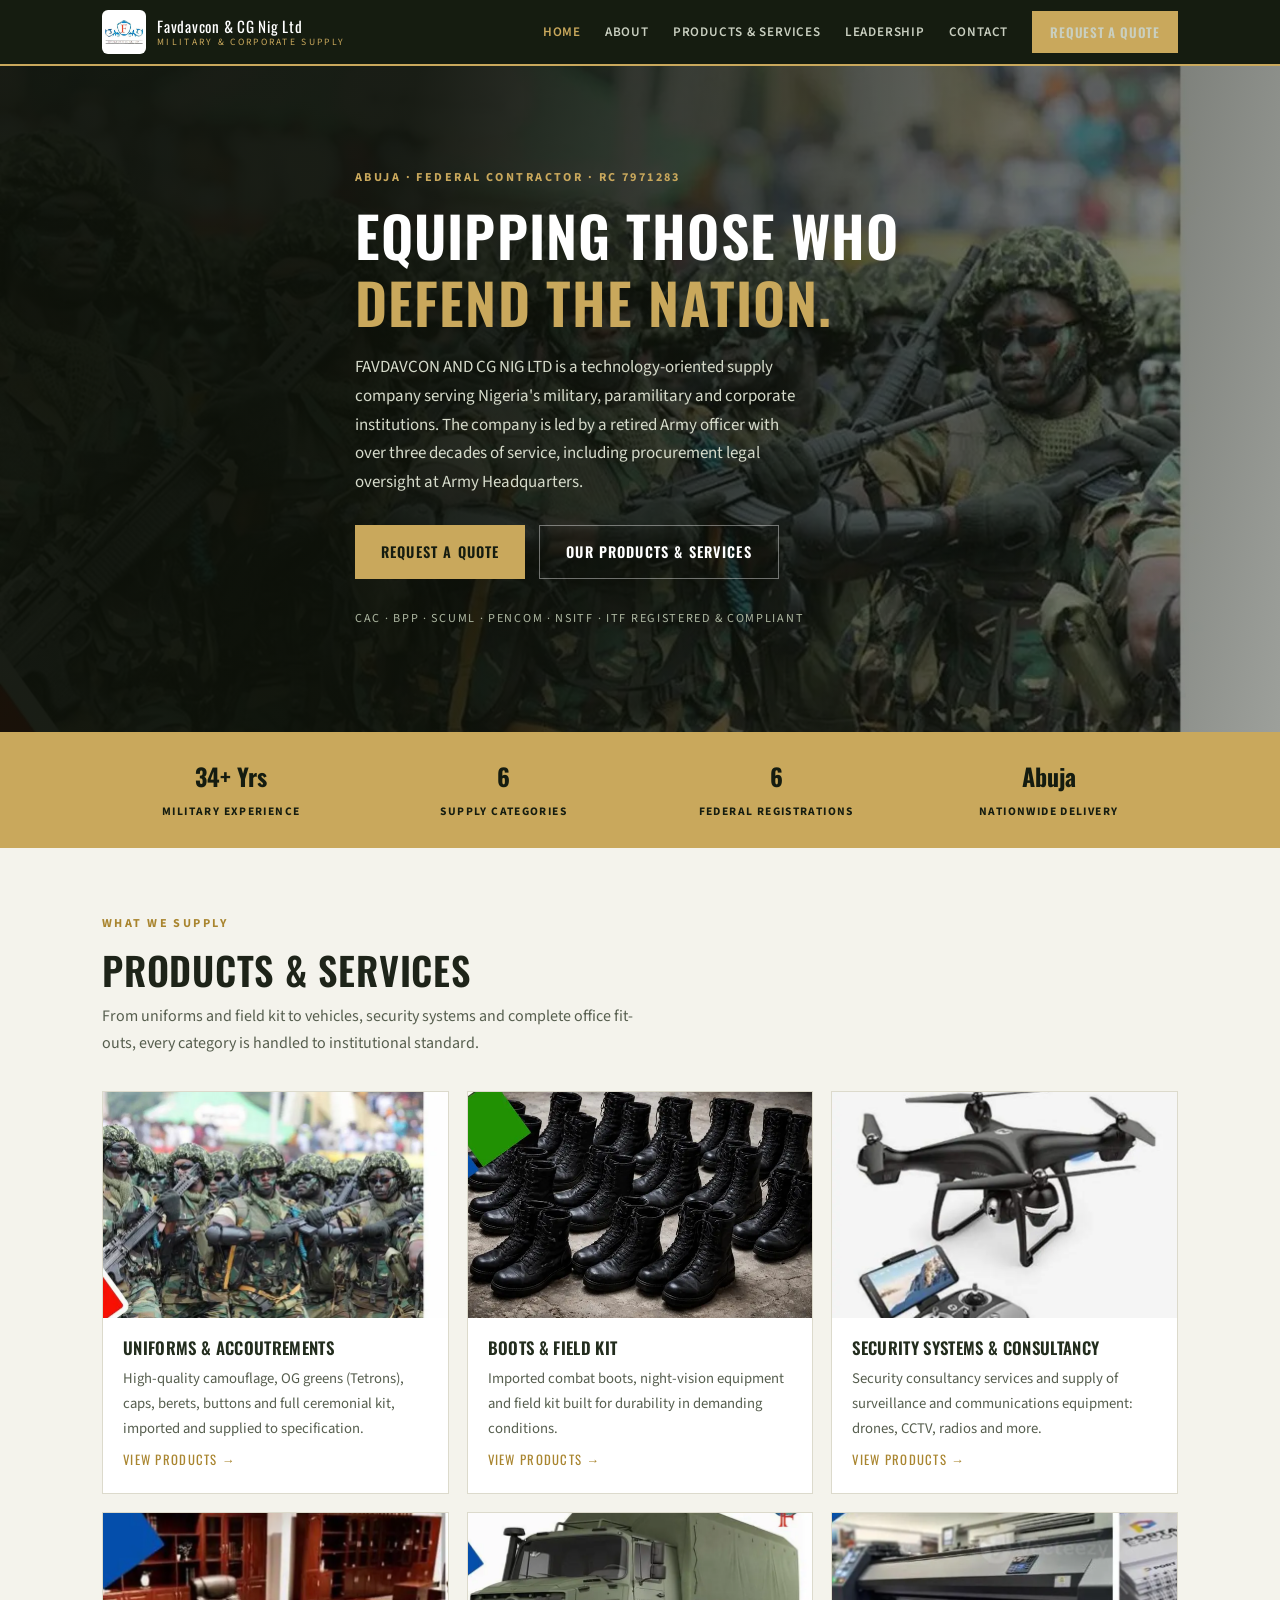
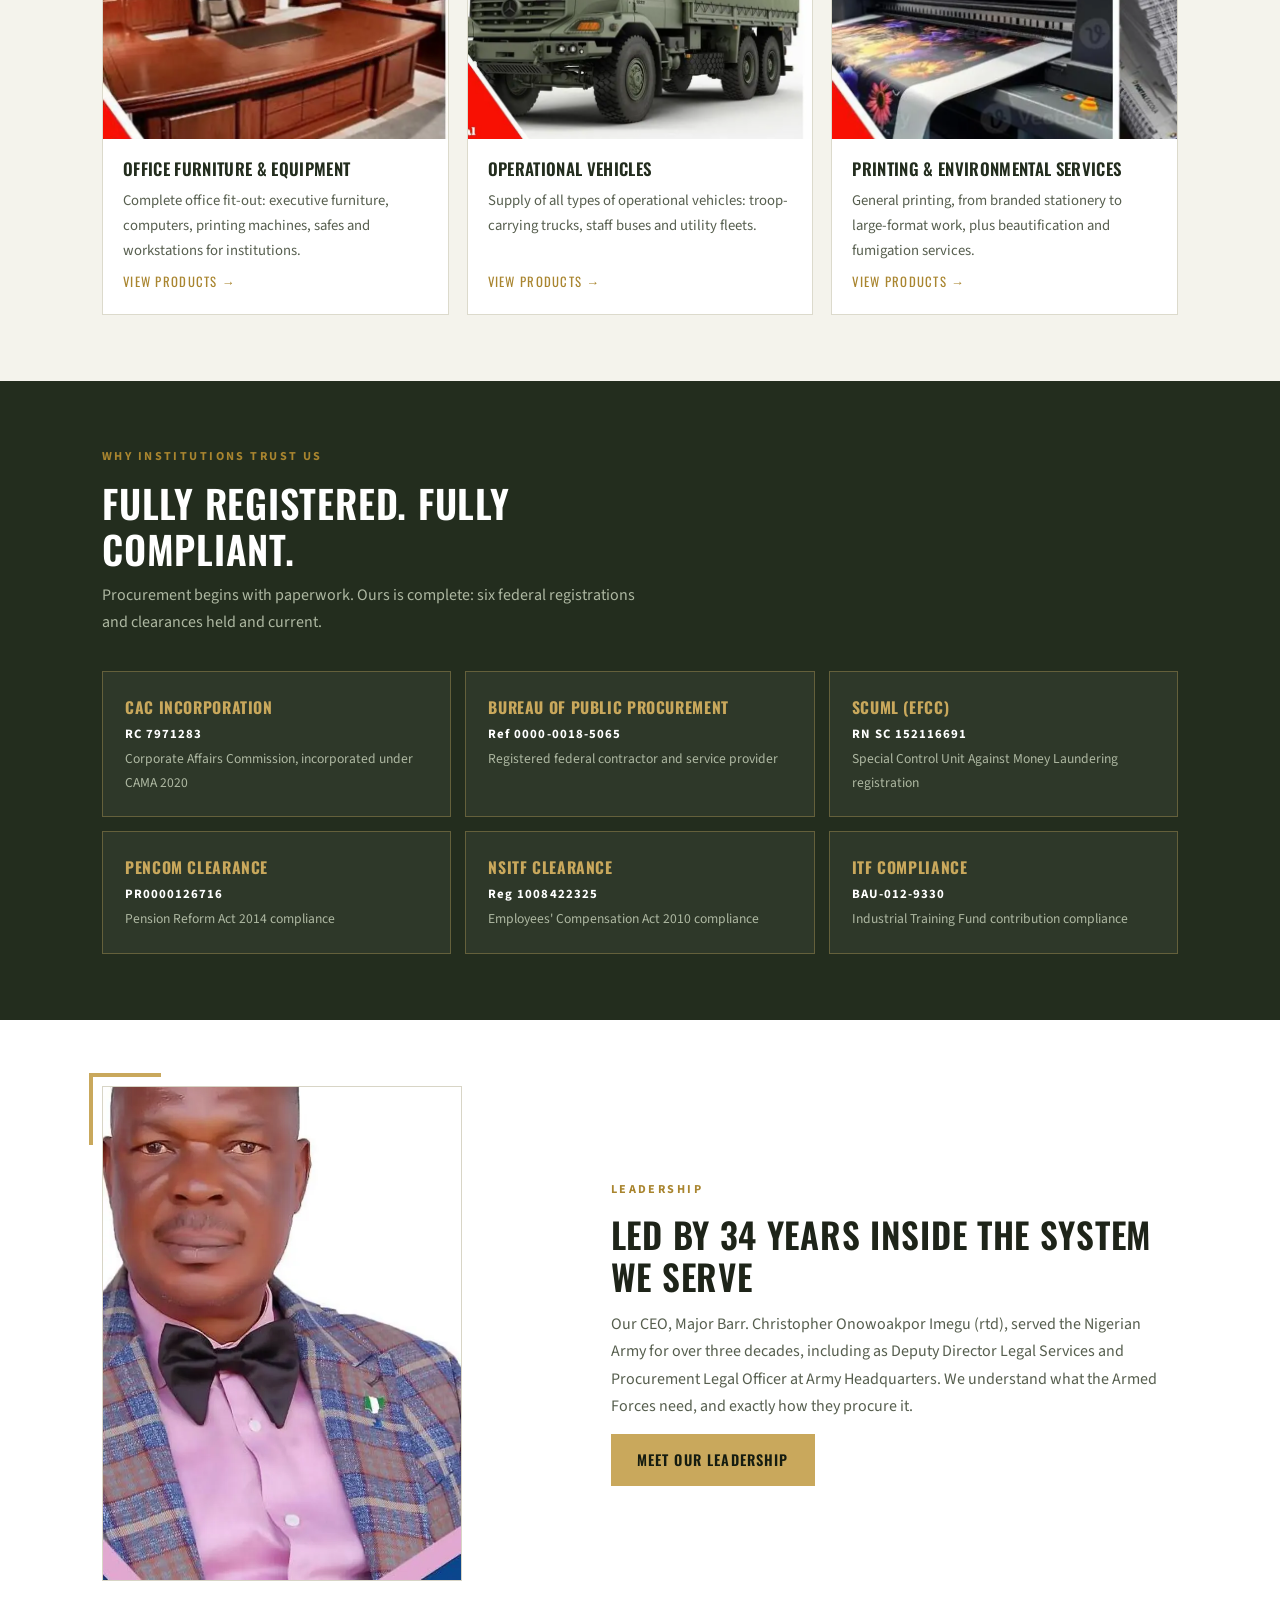
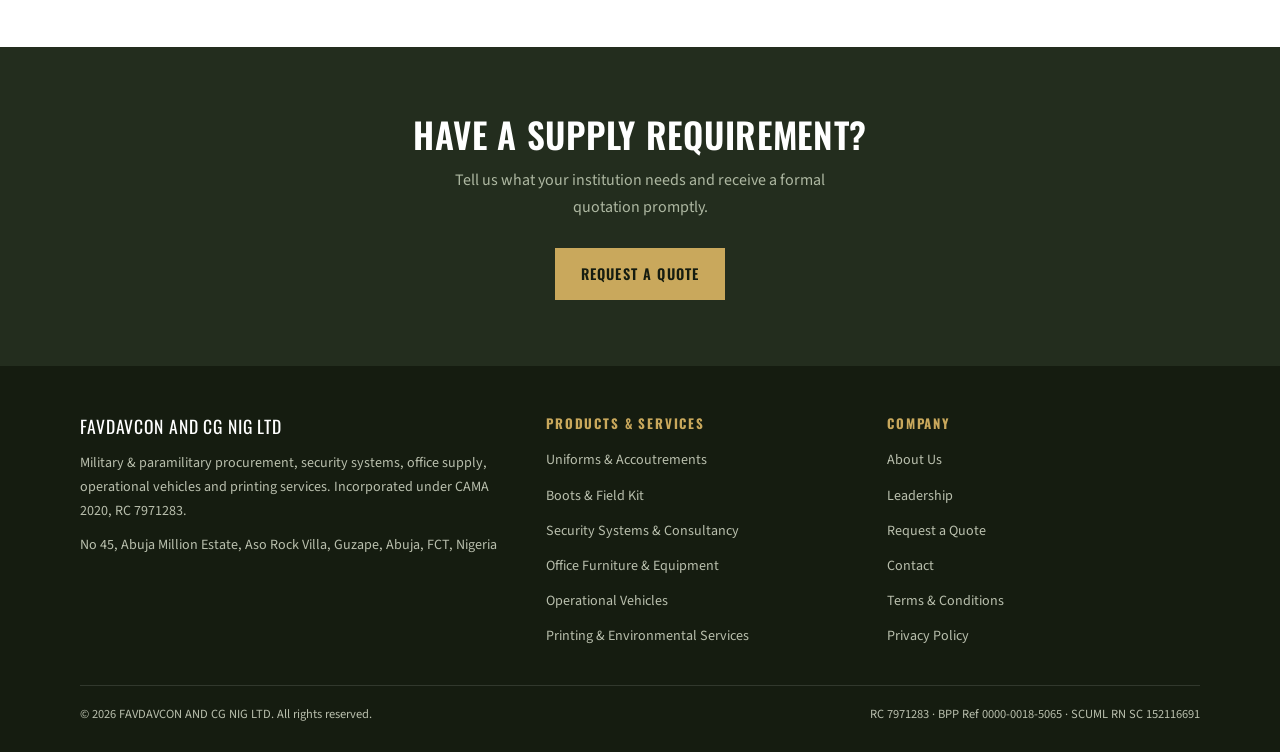
<file: index.html>
<!DOCTYPE html><html lang="en"><head><meta charset="UTF-8">
<meta name="viewport" content="width=device-width, initial-scale=1.0">
<title>FAVDAVCON AND CG NIG LTD | Military & Corporate Supply, Abuja</title><meta name="description" content="Military and paramilitary procurement, security systems, office supply, operational vehicles and printing services. RC 7971283, BPP-registered federal contractor in Abuja.">
<link rel="preconnect" href="https://fonts.googleapis.com"><link rel="preconnect" href="https://fonts.gstatic.com" crossorigin>
<link href="https://fonts.googleapis.com/css2?family=Oswald:wght@500;600&family=Source+Sans+3:wght@400;600;700&display=swap" rel="stylesheet">
<link rel="stylesheet" href="styles.css">
<link rel="icon" href="img/logo.webp">
</head><body>
<header class="top"><div class="top-in">
<a class="brand" href="index.html"><span class="lg"><img src="img/logo.webp" alt="FAVDAVCON AND CG NIG LTD logo"></span>
<span class="brand-name">Favdavcon &amp; CG Nig Ltd<small>Military &amp; Corporate Supply</small></span></a>
<nav><ul class="nav-links"><li><a href="index.html" class="on">Home</a></li><li><a href="about.html" class="">About</a></li><li><a href="products.html" class="">Products & Services</a></li><li><a href="leadership.html" class="">Leadership</a></li><li><a href="contact.html" class="">Contact</a></li><li><a class="btn" style="padding:10px 18px" href="quote.html">Request a Quote</a></li></ul>
<button class="burger" aria-label="Menu" onclick="document.getElementById('mnav').classList.toggle('open')">&#9776;</button></nav></div>
<div class="mnav" id="mnav"><a href="index.html">Home</a><a href="about.html">About</a><a href="products.html">Products & Services</a><a href="leadership.html">Leadership</a><a href="contact.html">Contact</a><a class="sub" href="uniforms.html">Uniforms & Accoutrements</a><a class="sub" href="boots-field-kit.html">Boots & Field Kit</a><a class="sub" href="security-systems.html">Security Systems & Consultancy</a><a class="sub" href="office-supply.html">Office Furniture & Equipment</a><a class="sub" href="vehicles.html">Operational Vehicles</a><a class="sub" href="printing-services.html">Printing & Environmental Services</a><a href="quote.html" style="color:var(--gold)">Request a Quote</a></div></header>

<section class="hero"><div class="wrap">
<span class="eyebrow" style="color:var(--gold)">Abuja · Federal Contractor · RC 7971283</span>
<h1>Equipping those who <em>defend the nation.</em></h1>
<p>FAVDAVCON AND CG NIG LTD is a technology-oriented supply company serving Nigeria's military, paramilitary and corporate institutions. The company is led by a retired Army officer with over three decades of service, including procurement legal oversight at Army Headquarters.</p>
<div class="hero-cta"><a class="btn" href="quote.html">Request a Quote</a><a class="btn btn-line" href="products.html">Our Products &amp; Services</a></div>
<div class="hero-reg">CAC · BPP · SCUML · PenCom · NSITF · ITF Registered &amp; Compliant</div>
</div></section>
<div class="band"><div class="band-in">
<div><b>34+ Yrs</b><span>Military Experience</span></div>
<div><b>6</b><span>Supply Categories</span></div>
<div><b>6</b><span>Federal Registrations</span></div>
<div><b>Abuja</b><span>Nationwide Delivery</span></div>
</div></div>
<section class="sec"><div class="wrap">
<div class="sec-head"><span class="eyebrow">What We Supply</span><h2>Products &amp; Services</h2>
<p>From uniforms and field kit to vehicles, security systems and complete office fit-outs, every category is handled to institutional standard.</p></div>
<div class="grid g3"><a class="card" href="uniforms.html"><div class="im"><img src="img/camo.webp" alt="Uniforms & Accoutrements" loading="lazy"></div>
<div class="bd"><h3>Uniforms & Accoutrements</h3><p>High-quality camouflage, OG greens (Tetrons), caps, berets, buttons and full ceremonial kit, imported and supplied to specification.</p><span class="go">View Products →</span></div></a><a class="card" href="boots-field-kit.html"><div class="im"><img src="img/boots.webp" alt="Boots & Field Kit" loading="lazy"></div>
<div class="bd"><h3>Boots & Field Kit</h3><p>Imported combat boots, night-vision equipment and field kit built for durability in demanding conditions.</p><span class="go">View Products →</span></div></a><a class="card" href="security-systems.html"><div class="im"><img src="img/drone.webp" alt="Security Systems & Consultancy" loading="lazy"></div>
<div class="bd"><h3>Security Systems & Consultancy</h3><p>Security consultancy services and supply of surveillance and communications equipment: drones, CCTV, radios and more.</p><span class="go">View Products →</span></div></a><a class="card" href="office-supply.html"><div class="im"><img src="img/desk1.webp" alt="Office Furniture & Equipment" loading="lazy"></div>
<div class="bd"><h3>Office Furniture & Equipment</h3><p>Complete office fit-out: executive furniture, computers, printing machines, safes and workstations for institutions.</p><span class="go">View Products →</span></div></a><a class="card" href="vehicles.html"><div class="im"><img src="img/truck.webp" alt="Operational Vehicles" loading="lazy"></div>
<div class="bd"><h3>Operational Vehicles</h3><p>Supply of all types of operational vehicles: troop-carrying trucks, staff buses and utility fleets.</p><span class="go">View Products →</span></div></a><a class="card" href="printing-services.html"><div class="im"><img src="img/printer.webp" alt="Printing & Environmental Services" loading="lazy"></div>
<div class="bd"><h3>Printing & Environmental Services</h3><p>General printing, from branded stationery to large-format work, plus beautification and fumigation services.</p><span class="go">View Products →</span></div></a></div>
</div></section>
<section class="sec dark"><div class="wrap">
<div class="sec-head"><span class="eyebrow">Why Institutions Trust Us</span><h2>Fully Registered. Fully Compliant.</h2>
<p>Procurement begins with paperwork. Ours is complete: six federal registrations and clearances held and current.</p></div>
<div class="regs"><div class="reg"><b>CAC Incorporation</b><span class="no">RC 7971283</span><p>Corporate Affairs Commission, incorporated under CAMA 2020</p></div><div class="reg"><b>Bureau of Public Procurement</b><span class="no">Ref 0000-0018-5065</span><p>Registered federal contractor and service provider</p></div><div class="reg"><b>SCUML (EFCC)</b><span class="no">RN SC 152116691</span><p>Special Control Unit Against Money Laundering registration</p></div><div class="reg"><b>PenCom Clearance</b><span class="no">PR0000126716</span><p>Pension Reform Act 2014 compliance</p></div><div class="reg"><b>NSITF Clearance</b><span class="no">Reg 1008422325</span><p>Employees' Compensation Act 2010 compliance</p></div><div class="reg"><b>ITF Compliance</b><span class="no">BAU-012-9330</span><p>Industrial Training Fund contribution compliance</p></div></div>
</div></section>
<section class="sec white"><div class="wrap split">
<div class="portrait"><img src="img/ceo.webp" alt="Major Barr. Christopher Onowoakpor Imegu (rtd), CEO"></div>
<div><span class="eyebrow">Leadership</span>
<h2 style="font-size:clamp(1.5rem,3.6vw,2.2rem)">Led by 34 years inside the system we serve</h2>
<p style="color:var(--ink-soft);margin:14px 0">Our CEO, Major Barr. Christopher Onowoakpor Imegu (rtd), served the Nigerian Army for over three decades, including as Deputy Director Legal Services and Procurement Legal Officer at Army Headquarters. We understand what the Armed Forces need, and exactly how they procure it.</p>
<a class="btn" href="leadership.html">Meet Our Leadership</a></div>
</div></section>
<section class="sec dark" style="text-align:center"><div class="wrap">
<h2 style="font-size:clamp(1.5rem,4vw,2.2rem)">Have a supply requirement?</h2>
<p style="color:var(--muted);margin:12px auto 26px;max-width:52ch">Tell us what your institution needs and receive a formal quotation promptly.</p>
<a class="btn" href="quote.html">Request a Quote</a>
</div></section>
<footer><div class="f-grid">
<div><div class="f-brand">FAVDAVCON AND CG NIG LTD</div>
<p>Military &amp; paramilitary procurement, security systems, office supply, operational vehicles and printing services. Incorporated under CAMA 2020, RC 7971283.</p>
<p style="margin-top:10px">No 45, Abuja Million Estate, Aso Rock Villa, Guzape, Abuja, FCT, Nigeria</p></div>
<div><h4>Products &amp; Services</h4><ul><li><a href="uniforms.html">Uniforms & Accoutrements</a></li><li><a href="boots-field-kit.html">Boots & Field Kit</a></li><li><a href="security-systems.html">Security Systems & Consultancy</a></li><li><a href="office-supply.html">Office Furniture & Equipment</a></li><li><a href="vehicles.html">Operational Vehicles</a></li><li><a href="printing-services.html">Printing & Environmental Services</a></li></ul></div>
<div><h4>Company</h4><ul><li><a href="about.html">About Us</a></li><li><a href="leadership.html">Leadership</a></li><li><a href="quote.html">Request a Quote</a></li><li><a href="contact.html">Contact</a></li><li><a href="terms.html">Terms &amp; Conditions</a></li><li><a href="privacy.html">Privacy Policy</a></li></ul></div></div>
<div class="f-bottom"><span>© 2026 FAVDAVCON AND CG NIG LTD. All rights reserved.</span><span>RC 7971283 · BPP Ref 0000-0018-5065 · SCUML RN SC 152116691</span></div></footer>
</body></html>
</file>
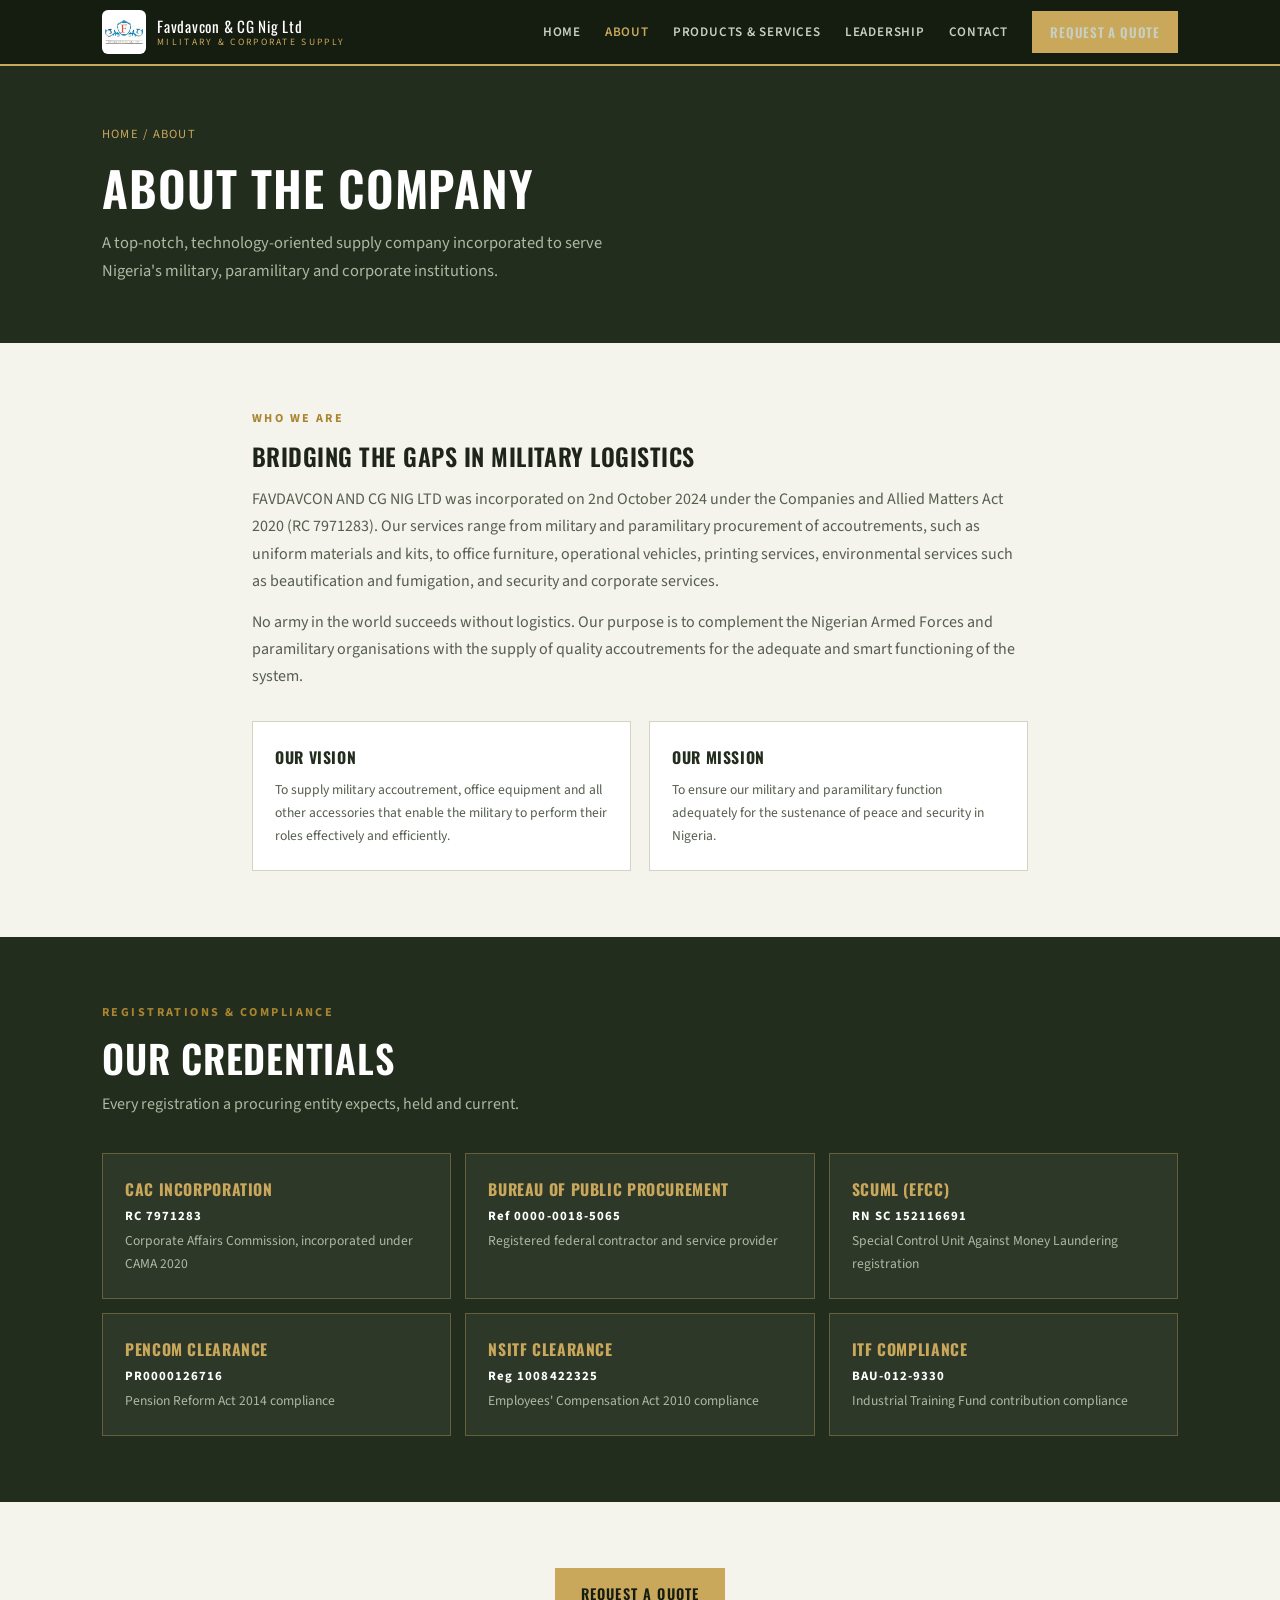
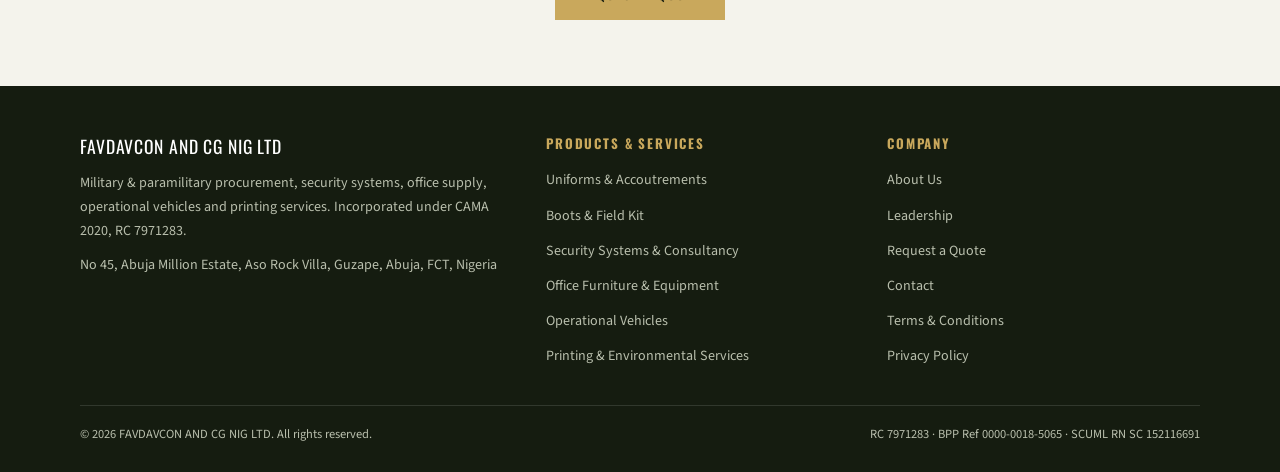
<file: about.html>
<!DOCTYPE html><html lang="en"><head><meta charset="UTF-8">
<meta name="viewport" content="width=device-width, initial-scale=1.0">
<title>About Us | FAVDAVCON AND CG NIG LTD</title><meta name="description" content="About FAVDAVCON AND CG NIG LTD: vision, mission and full federal registrations, CAC, BPP, SCUML, PenCom, NSITF, ITF.">
<link rel="preconnect" href="https://fonts.googleapis.com"><link rel="preconnect" href="https://fonts.gstatic.com" crossorigin>
<link href="https://fonts.googleapis.com/css2?family=Oswald:wght@500;600&family=Source+Sans+3:wght@400;600;700&display=swap" rel="stylesheet">
<link rel="stylesheet" href="styles.css">
<link rel="icon" href="img/logo.webp">
</head><body>
<header class="top"><div class="top-in">
<a class="brand" href="index.html"><span class="lg"><img src="img/logo.webp" alt="FAVDAVCON AND CG NIG LTD logo"></span>
<span class="brand-name">Favdavcon &amp; CG Nig Ltd<small>Military &amp; Corporate Supply</small></span></a>
<nav><ul class="nav-links"><li><a href="index.html" class="">Home</a></li><li><a href="about.html" class="on">About</a></li><li><a href="products.html" class="">Products & Services</a></li><li><a href="leadership.html" class="">Leadership</a></li><li><a href="contact.html" class="">Contact</a></li><li><a class="btn" style="padding:10px 18px" href="quote.html">Request a Quote</a></li></ul>
<button class="burger" aria-label="Menu" onclick="document.getElementById('mnav').classList.toggle('open')">&#9776;</button></nav></div>
<div class="mnav" id="mnav"><a href="index.html">Home</a><a href="about.html">About</a><a href="products.html">Products & Services</a><a href="leadership.html">Leadership</a><a href="contact.html">Contact</a><a class="sub" href="uniforms.html">Uniforms & Accoutrements</a><a class="sub" href="boots-field-kit.html">Boots & Field Kit</a><a class="sub" href="security-systems.html">Security Systems & Consultancy</a><a class="sub" href="office-supply.html">Office Furniture & Equipment</a><a class="sub" href="vehicles.html">Operational Vehicles</a><a class="sub" href="printing-services.html">Printing & Environmental Services</a><a href="quote.html" style="color:var(--gold)">Request a Quote</a></div></header>

<section class="pagehero"><div class="wrap"><div class="crumb"><a href="index.html">Home</a> / About</div>
<h1>About the Company</h1>
<p>A top-notch, technology-oriented supply company incorporated to serve Nigeria's military, paramilitary and corporate institutions.</p></div></section>
<section class="sec"><div class="wrap" style="max-width:820px">
<span class="eyebrow">Who We Are</span>
<h2 style="margin-bottom:16px">Bridging the gaps in military logistics</h2>
<p style="color:var(--ink-soft);margin-bottom:14px">FAVDAVCON AND CG NIG LTD was incorporated on 2nd October 2024 under the Companies and Allied Matters Act 2020 (RC 7971283). Our services range from military and paramilitary procurement of accoutrements, such as uniform materials and kits, to office furniture, operational vehicles, printing services, environmental services such as beautification and fumigation, and security and corporate services.</p>
<p style="color:var(--ink-soft);margin-bottom:14px">No army in the world succeeds without logistics. Our purpose is to complement the Nigerian Armed Forces and paramilitary organisations with the supply of quality accoutrements for the adequate and smart functioning of the system.</p>
<div class="grid g2" style="margin-top:30px">
<div class="reg" style="background:var(--white);border-color:#D6D3C2"><b style="color:var(--olive)">Our Vision</b><p style="color:var(--ink-soft);margin-top:8px">To supply military accoutrement, office equipment and all other accessories that enable the military to perform their roles effectively and efficiently.</p></div>
<div class="reg" style="background:var(--white);border-color:#D6D3C2"><b style="color:var(--olive)">Our Mission</b><p style="color:var(--ink-soft);margin-top:8px">To ensure our military and paramilitary function adequately for the sustenance of peace and security in Nigeria.</p></div>
</div></div></section>
<section class="sec dark"><div class="wrap">
<div class="sec-head"><span class="eyebrow">Registrations &amp; Compliance</span><h2>Our Credentials</h2>
<p>Every registration a procuring entity expects, held and current.</p></div>
<div class="regs"><div class="reg"><b>CAC Incorporation</b><span class="no">RC 7971283</span><p>Corporate Affairs Commission, incorporated under CAMA 2020</p></div><div class="reg"><b>Bureau of Public Procurement</b><span class="no">Ref 0000-0018-5065</span><p>Registered federal contractor and service provider</p></div><div class="reg"><b>SCUML (EFCC)</b><span class="no">RN SC 152116691</span><p>Special Control Unit Against Money Laundering registration</p></div><div class="reg"><b>PenCom Clearance</b><span class="no">PR0000126716</span><p>Pension Reform Act 2014 compliance</p></div><div class="reg"><b>NSITF Clearance</b><span class="no">Reg 1008422325</span><p>Employees' Compensation Act 2010 compliance</p></div><div class="reg"><b>ITF Compliance</b><span class="no">BAU-012-9330</span><p>Industrial Training Fund contribution compliance</p></div></div></div></section>
<section class="sec" style="text-align:center"><div class="wrap">
<a class="btn" href="quote.html">Request a Quote</a></div></section>
<footer><div class="f-grid">
<div><div class="f-brand">FAVDAVCON AND CG NIG LTD</div>
<p>Military &amp; paramilitary procurement, security systems, office supply, operational vehicles and printing services. Incorporated under CAMA 2020, RC 7971283.</p>
<p style="margin-top:10px">No 45, Abuja Million Estate, Aso Rock Villa, Guzape, Abuja, FCT, Nigeria</p></div>
<div><h4>Products &amp; Services</h4><ul><li><a href="uniforms.html">Uniforms & Accoutrements</a></li><li><a href="boots-field-kit.html">Boots & Field Kit</a></li><li><a href="security-systems.html">Security Systems & Consultancy</a></li><li><a href="office-supply.html">Office Furniture & Equipment</a></li><li><a href="vehicles.html">Operational Vehicles</a></li><li><a href="printing-services.html">Printing & Environmental Services</a></li></ul></div>
<div><h4>Company</h4><ul><li><a href="about.html">About Us</a></li><li><a href="leadership.html">Leadership</a></li><li><a href="quote.html">Request a Quote</a></li><li><a href="contact.html">Contact</a></li><li><a href="terms.html">Terms &amp; Conditions</a></li><li><a href="privacy.html">Privacy Policy</a></li></ul></div></div>
<div class="f-bottom"><span>© 2026 FAVDAVCON AND CG NIG LTD. All rights reserved.</span><span>RC 7971283 · BPP Ref 0000-0018-5065 · SCUML RN SC 152116691</span></div></footer>
</body></html>
</file>
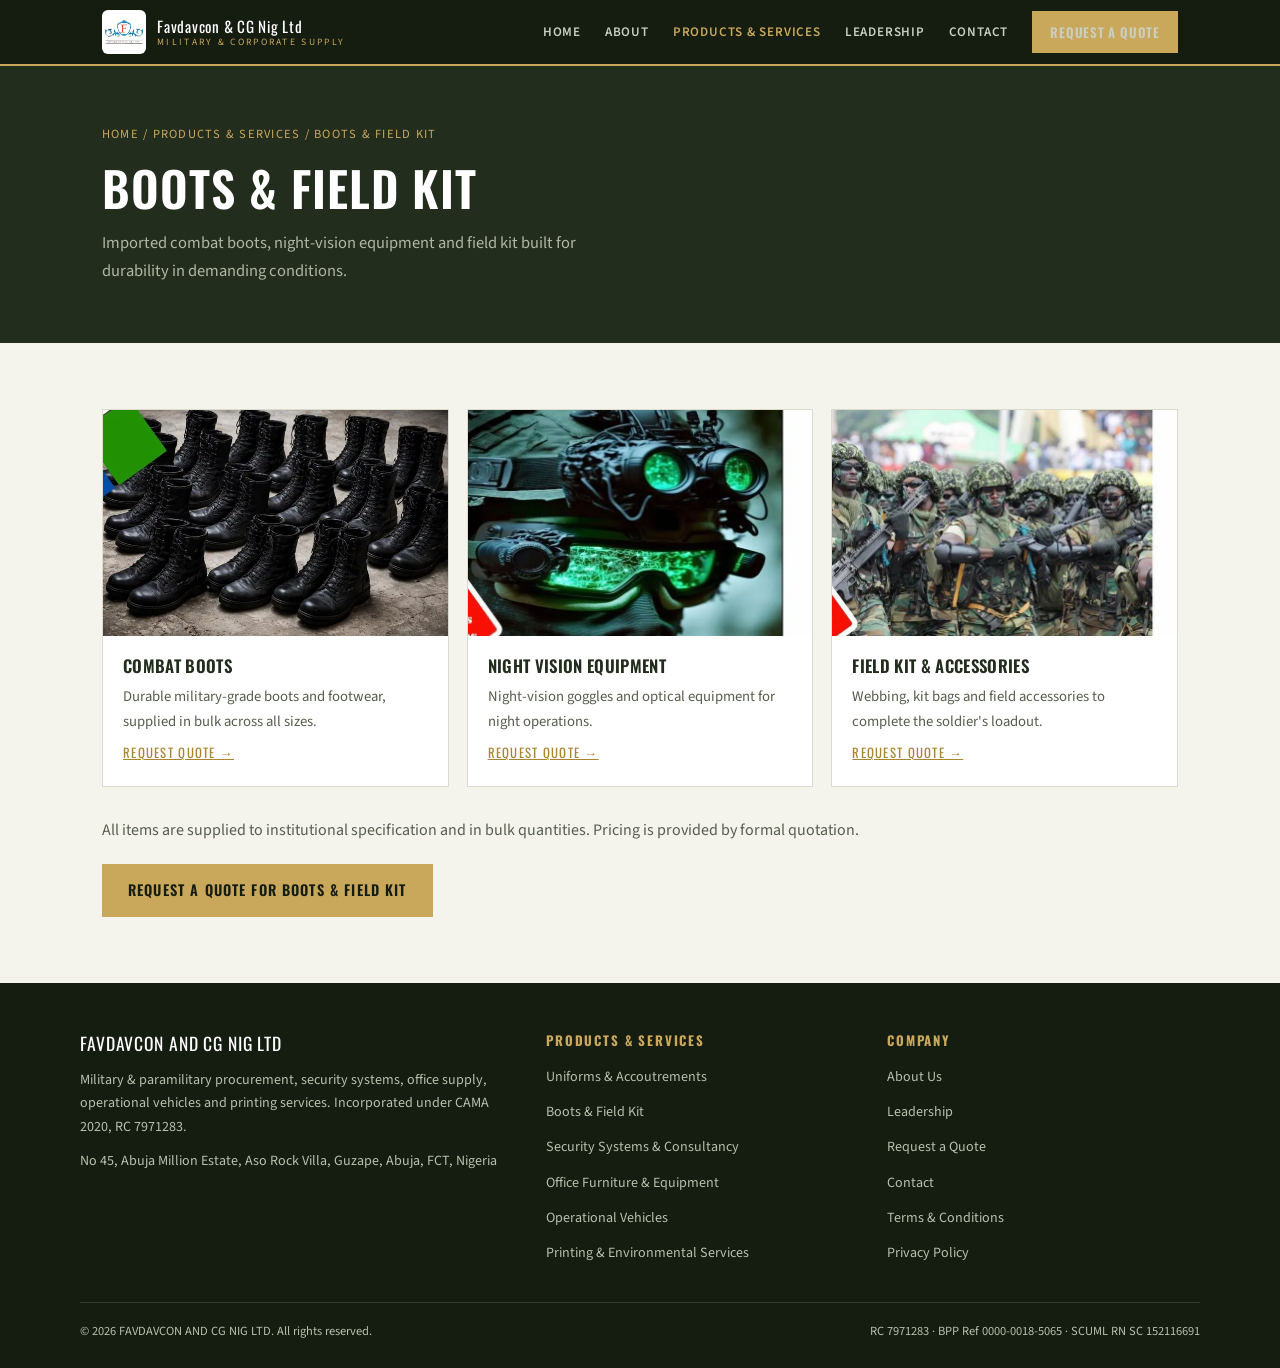
<file: boots-field-kit.html>
<!DOCTYPE html><html lang="en"><head><meta charset="UTF-8">
<meta name="viewport" content="width=device-width, initial-scale=1.0">
<title>Boots & Field Kit | FAVDAVCON AND CG NIG LTD</title><meta name="description" content="Imported combat boots, night-vision equipment and field kit built for durability in demanding conditions.">
<link rel="preconnect" href="https://fonts.googleapis.com"><link rel="preconnect" href="https://fonts.gstatic.com" crossorigin>
<link href="https://fonts.googleapis.com/css2?family=Oswald:wght@500;600&family=Source+Sans+3:wght@400;600;700&display=swap" rel="stylesheet">
<link rel="stylesheet" href="styles.css">
<link rel="icon" href="img/logo.webp">
</head><body>
<header class="top"><div class="top-in">
<a class="brand" href="index.html"><span class="lg"><img src="img/logo.webp" alt="FAVDAVCON AND CG NIG LTD logo"></span>
<span class="brand-name">Favdavcon &amp; CG Nig Ltd<small>Military &amp; Corporate Supply</small></span></a>
<nav><ul class="nav-links"><li><a href="index.html" class="">Home</a></li><li><a href="about.html" class="">About</a></li><li><a href="products.html" class="on">Products & Services</a></li><li><a href="leadership.html" class="">Leadership</a></li><li><a href="contact.html" class="">Contact</a></li><li><a class="btn" style="padding:10px 18px" href="quote.html">Request a Quote</a></li></ul>
<button class="burger" aria-label="Menu" onclick="document.getElementById('mnav').classList.toggle('open')">&#9776;</button></nav></div>
<div class="mnav" id="mnav"><a href="index.html">Home</a><a href="about.html">About</a><a href="products.html">Products & Services</a><a href="leadership.html">Leadership</a><a href="contact.html">Contact</a><a class="sub" href="uniforms.html">Uniforms & Accoutrements</a><a class="sub" href="boots-field-kit.html">Boots & Field Kit</a><a class="sub" href="security-systems.html">Security Systems & Consultancy</a><a class="sub" href="office-supply.html">Office Furniture & Equipment</a><a class="sub" href="vehicles.html">Operational Vehicles</a><a class="sub" href="printing-services.html">Printing & Environmental Services</a><a href="quote.html" style="color:var(--gold)">Request a Quote</a></div></header>

<section class="pagehero"><div class="wrap"><div class="crumb"><a href="index.html">Home</a> / <a href="products.html">Products &amp; Services</a> / Boots & Field Kit</div>
<h1>Boots & Field Kit</h1><p>Imported combat boots, night-vision equipment and field kit built for durability in demanding conditions.</p></div></section>
<section class="sec"><div class="wrap"><div class="grid g3"><div class="card"><div class="im"><img src="img/boots.webp" alt="Combat Boots" loading="lazy"></div>
<div class="bd"><h3>Combat Boots</h3><p>Durable military-grade boots and footwear, supplied in bulk across all sizes.</p><a class="go" href="quote.html?c=boots-field-kit">Request Quote →</a></div></div><div class="card"><div class="im"><img src="img/nightvision.webp" alt="Night Vision Equipment" loading="lazy"></div>
<div class="bd"><h3>Night Vision Equipment</h3><p>Night-vision goggles and optical equipment for night operations.</p><a class="go" href="quote.html?c=boots-field-kit">Request Quote →</a></div></div><div class="card"><div class="im"><img src="img/camo.webp" alt="Field Kit & Accessories" loading="lazy"></div>
<div class="bd"><h3>Field Kit & Accessories</h3><p>Webbing, kit bags and field accessories to complete the soldier's loadout.</p><a class="go" href="quote.html?c=boots-field-kit">Request Quote →</a></div></div></div>
<p style="margin-top:30px;color:var(--ink-soft)">All items are supplied to institutional specification and in bulk quantities. Pricing is provided by formal quotation.</p>
<div style="margin-top:20px"><a class="btn" href="quote.html?c=boots-field-kit">Request a Quote for Boots & Field Kit</a></div>
</div></section>
<footer><div class="f-grid">
<div><div class="f-brand">FAVDAVCON AND CG NIG LTD</div>
<p>Military &amp; paramilitary procurement, security systems, office supply, operational vehicles and printing services. Incorporated under CAMA 2020, RC 7971283.</p>
<p style="margin-top:10px">No 45, Abuja Million Estate, Aso Rock Villa, Guzape, Abuja, FCT, Nigeria</p></div>
<div><h4>Products &amp; Services</h4><ul><li><a href="uniforms.html">Uniforms & Accoutrements</a></li><li><a href="boots-field-kit.html">Boots & Field Kit</a></li><li><a href="security-systems.html">Security Systems & Consultancy</a></li><li><a href="office-supply.html">Office Furniture & Equipment</a></li><li><a href="vehicles.html">Operational Vehicles</a></li><li><a href="printing-services.html">Printing & Environmental Services</a></li></ul></div>
<div><h4>Company</h4><ul><li><a href="about.html">About Us</a></li><li><a href="leadership.html">Leadership</a></li><li><a href="quote.html">Request a Quote</a></li><li><a href="contact.html">Contact</a></li><li><a href="terms.html">Terms &amp; Conditions</a></li><li><a href="privacy.html">Privacy Policy</a></li></ul></div></div>
<div class="f-bottom"><span>© 2026 FAVDAVCON AND CG NIG LTD. All rights reserved.</span><span>RC 7971283 · BPP Ref 0000-0018-5065 · SCUML RN SC 152116691</span></div></footer>
</body></html>
</file>
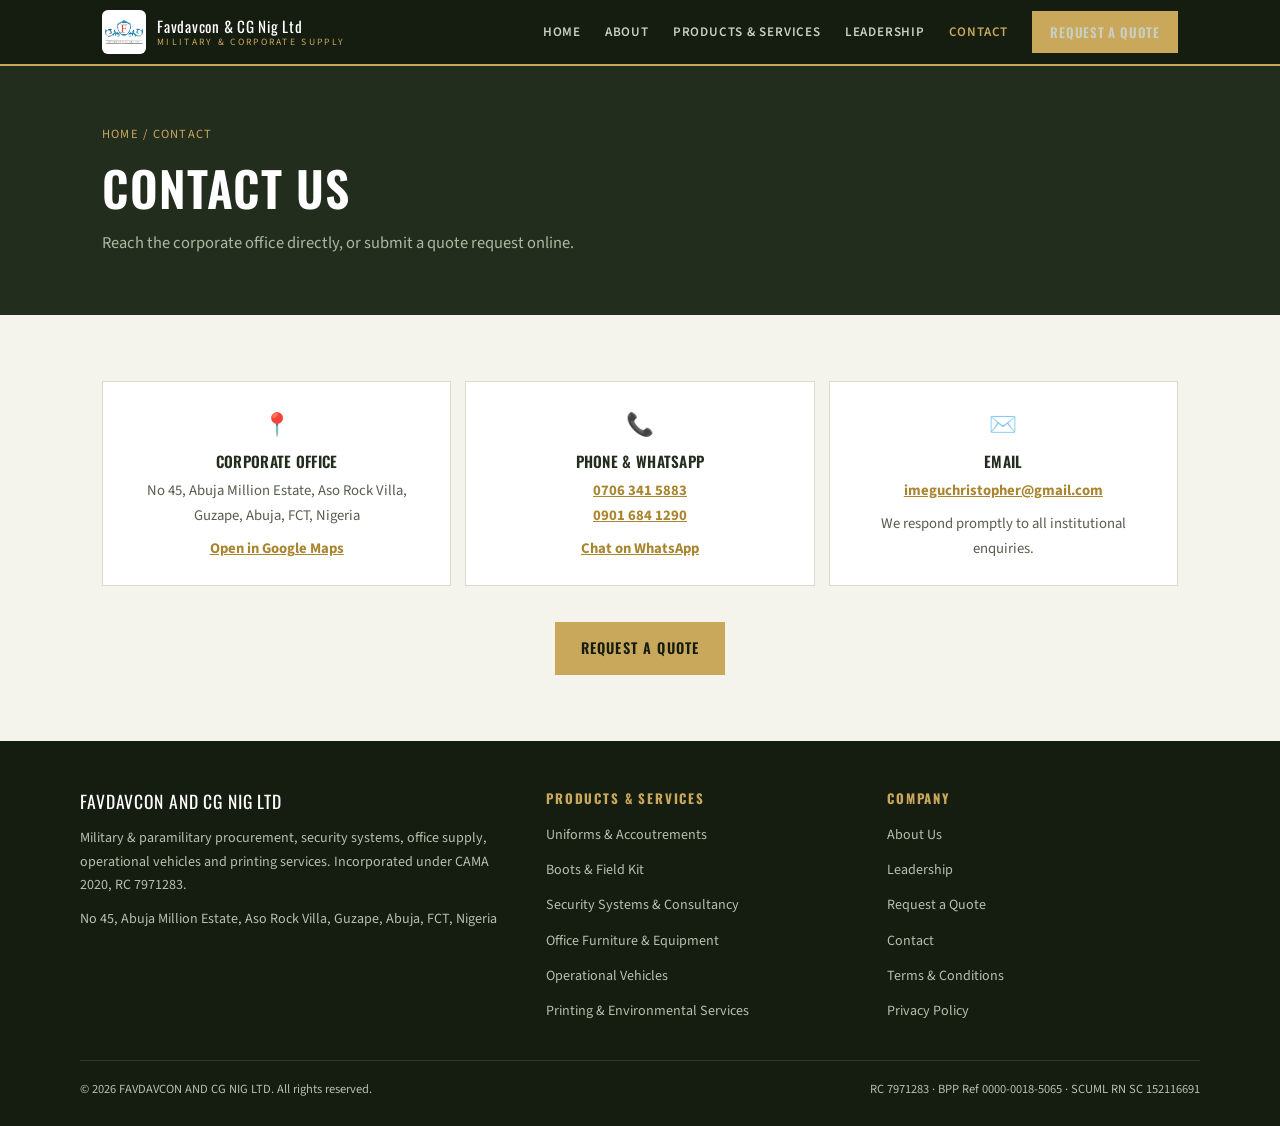
<file: contact.html>
<!DOCTYPE html><html lang="en"><head><meta charset="UTF-8">
<meta name="viewport" content="width=device-width, initial-scale=1.0">
<title>Contact | FAVDAVCON AND CG NIG LTD</title><meta name="description" content="Contact FAVDAVCON AND CG NIG LTD, No 45, Abuja Million Estate, Aso Rock Villa, Guzape, Abuja, FCT, Nigeria. Phone 0706 341 5883.">
<link rel="preconnect" href="https://fonts.googleapis.com"><link rel="preconnect" href="https://fonts.gstatic.com" crossorigin>
<link href="https://fonts.googleapis.com/css2?family=Oswald:wght@500;600&family=Source+Sans+3:wght@400;600;700&display=swap" rel="stylesheet">
<link rel="stylesheet" href="styles.css">
<link rel="icon" href="img/logo.webp">
</head><body>
<header class="top"><div class="top-in">
<a class="brand" href="index.html"><span class="lg"><img src="img/logo.webp" alt="FAVDAVCON AND CG NIG LTD logo"></span>
<span class="brand-name">Favdavcon &amp; CG Nig Ltd<small>Military &amp; Corporate Supply</small></span></a>
<nav><ul class="nav-links"><li><a href="index.html" class="">Home</a></li><li><a href="about.html" class="">About</a></li><li><a href="products.html" class="">Products & Services</a></li><li><a href="leadership.html" class="">Leadership</a></li><li><a href="contact.html" class="on">Contact</a></li><li><a class="btn" style="padding:10px 18px" href="quote.html">Request a Quote</a></li></ul>
<button class="burger" aria-label="Menu" onclick="document.getElementById('mnav').classList.toggle('open')">&#9776;</button></nav></div>
<div class="mnav" id="mnav"><a href="index.html">Home</a><a href="about.html">About</a><a href="products.html">Products & Services</a><a href="leadership.html">Leadership</a><a href="contact.html">Contact</a><a class="sub" href="uniforms.html">Uniforms & Accoutrements</a><a class="sub" href="boots-field-kit.html">Boots & Field Kit</a><a class="sub" href="security-systems.html">Security Systems & Consultancy</a><a class="sub" href="office-supply.html">Office Furniture & Equipment</a><a class="sub" href="vehicles.html">Operational Vehicles</a><a class="sub" href="printing-services.html">Printing & Environmental Services</a><a href="quote.html" style="color:var(--gold)">Request a Quote</a></div></header>

<section class="pagehero"><div class="wrap"><div class="crumb"><a href="index.html">Home</a> / Contact</div>
<h1>Contact Us</h1><p>Reach the corporate office directly, or submit a quote request online.</p></div></section>
<section class="sec"><div class="wrap"><div class="ccards">
<div class="ccard"><div style="font-size:1.4rem">📍</div><h3>Corporate Office</h3><p>No 45, Abuja Million Estate, Aso Rock Villa, Guzape, Abuja, FCT, Nigeria</p><p style="margin-top:8px"><a href="https://www.google.com/maps/search/?api=1&query=Abuja+Million+Estate+Guzape+Abuja" target="_blank" rel="noopener">Open in Google Maps</a></p></div>
<div class="ccard"><div style="font-size:1.4rem">📞</div><h3>Phone &amp; WhatsApp</h3><p><a href="tel:+2347063415883">0706 341 5883</a><br><a href="tel:+2349016841290">0901 684 1290</a></p><p style="margin-top:8px"><a href="https://wa.me/2347063415883" target="_blank" rel="noopener">Chat on WhatsApp</a></p></div>
<div class="ccard"><div style="font-size:1.4rem">✉️</div><h3>Email</h3><p><a href="mailto:imeguchristopher@gmail.com">imeguchristopher@gmail.com</a></p><p style="margin-top:8px">We respond promptly to all institutional enquiries.</p></div>
</div>
<div style="text-align:center;margin-top:36px"><a class="btn" href="quote.html">Request a Quote</a></div>
</div></section>
<footer><div class="f-grid">
<div><div class="f-brand">FAVDAVCON AND CG NIG LTD</div>
<p>Military &amp; paramilitary procurement, security systems, office supply, operational vehicles and printing services. Incorporated under CAMA 2020, RC 7971283.</p>
<p style="margin-top:10px">No 45, Abuja Million Estate, Aso Rock Villa, Guzape, Abuja, FCT, Nigeria</p></div>
<div><h4>Products &amp; Services</h4><ul><li><a href="uniforms.html">Uniforms & Accoutrements</a></li><li><a href="boots-field-kit.html">Boots & Field Kit</a></li><li><a href="security-systems.html">Security Systems & Consultancy</a></li><li><a href="office-supply.html">Office Furniture & Equipment</a></li><li><a href="vehicles.html">Operational Vehicles</a></li><li><a href="printing-services.html">Printing & Environmental Services</a></li></ul></div>
<div><h4>Company</h4><ul><li><a href="about.html">About Us</a></li><li><a href="leadership.html">Leadership</a></li><li><a href="quote.html">Request a Quote</a></li><li><a href="contact.html">Contact</a></li><li><a href="terms.html">Terms &amp; Conditions</a></li><li><a href="privacy.html">Privacy Policy</a></li></ul></div></div>
<div class="f-bottom"><span>© 2026 FAVDAVCON AND CG NIG LTD. All rights reserved.</span><span>RC 7971283 · BPP Ref 0000-0018-5065 · SCUML RN SC 152116691</span></div></footer>
</body></html>
</file>
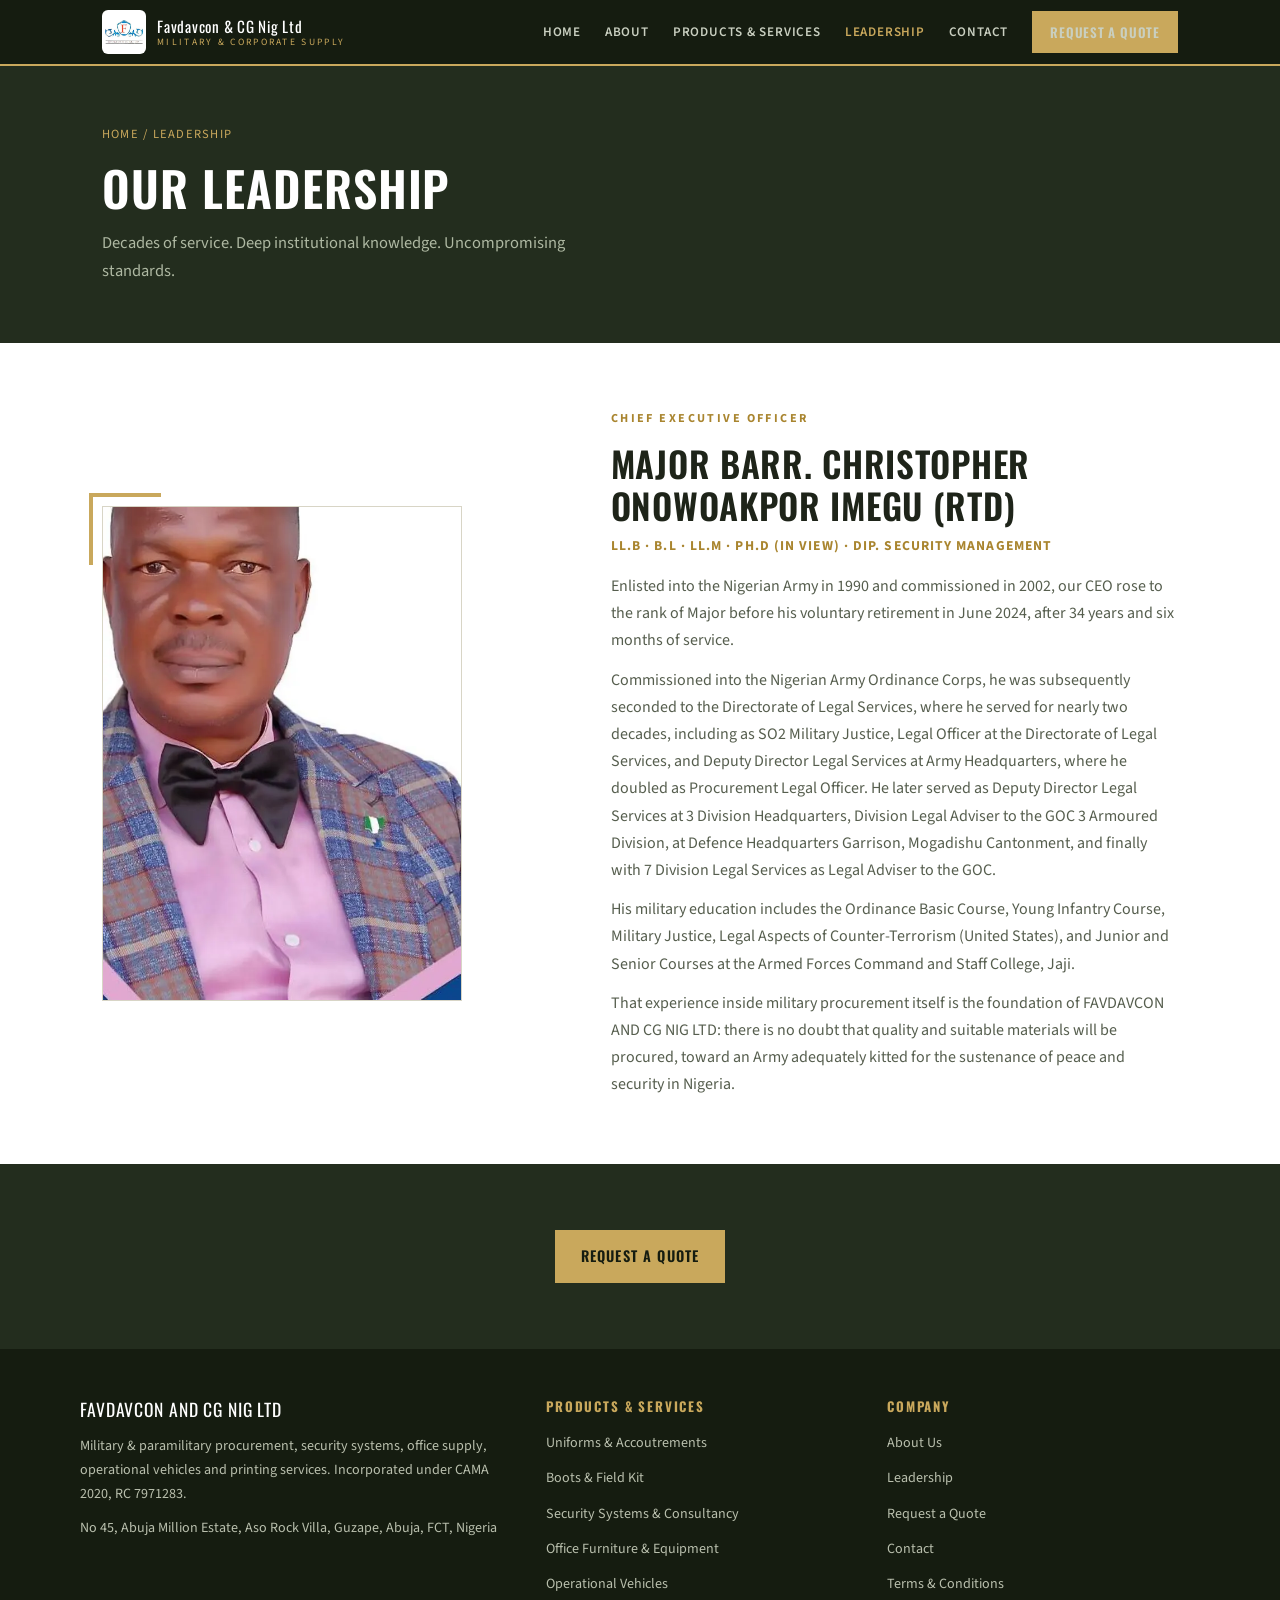
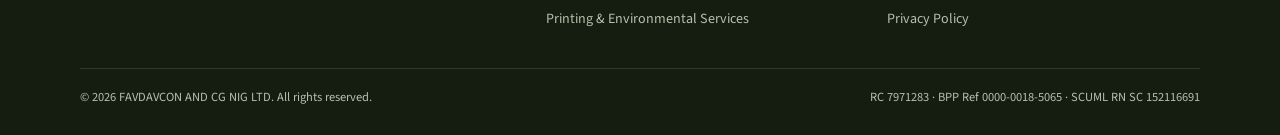
<file: leadership.html>
<!DOCTYPE html><html lang="en"><head><meta charset="UTF-8">
<meta name="viewport" content="width=device-width, initial-scale=1.0">
<title>Leadership | FAVDAVCON AND CG NIG LTD</title><meta name="description" content="Major Barr. Christopher Onowoakpor Imegu (rtd), CEO, 34 years of Nigerian Army service including procurement legal oversight at Army Headquarters.">
<link rel="preconnect" href="https://fonts.googleapis.com"><link rel="preconnect" href="https://fonts.gstatic.com" crossorigin>
<link href="https://fonts.googleapis.com/css2?family=Oswald:wght@500;600&family=Source+Sans+3:wght@400;600;700&display=swap" rel="stylesheet">
<link rel="stylesheet" href="styles.css">
<link rel="icon" href="img/logo.webp">
</head><body>
<header class="top"><div class="top-in">
<a class="brand" href="index.html"><span class="lg"><img src="img/logo.webp" alt="FAVDAVCON AND CG NIG LTD logo"></span>
<span class="brand-name">Favdavcon &amp; CG Nig Ltd<small>Military &amp; Corporate Supply</small></span></a>
<nav><ul class="nav-links"><li><a href="index.html" class="">Home</a></li><li><a href="about.html" class="">About</a></li><li><a href="products.html" class="">Products & Services</a></li><li><a href="leadership.html" class="on">Leadership</a></li><li><a href="contact.html" class="">Contact</a></li><li><a class="btn" style="padding:10px 18px" href="quote.html">Request a Quote</a></li></ul>
<button class="burger" aria-label="Menu" onclick="document.getElementById('mnav').classList.toggle('open')">&#9776;</button></nav></div>
<div class="mnav" id="mnav"><a href="index.html">Home</a><a href="about.html">About</a><a href="products.html">Products & Services</a><a href="leadership.html">Leadership</a><a href="contact.html">Contact</a><a class="sub" href="uniforms.html">Uniforms & Accoutrements</a><a class="sub" href="boots-field-kit.html">Boots & Field Kit</a><a class="sub" href="security-systems.html">Security Systems & Consultancy</a><a class="sub" href="office-supply.html">Office Furniture & Equipment</a><a class="sub" href="vehicles.html">Operational Vehicles</a><a class="sub" href="printing-services.html">Printing & Environmental Services</a><a href="quote.html" style="color:var(--gold)">Request a Quote</a></div></header>

<section class="pagehero"><div class="wrap"><div class="crumb"><a href="index.html">Home</a> / Leadership</div>
<h1>Our Leadership</h1><p>Decades of service. Deep institutional knowledge. Uncompromising standards.</p></div></section>
<section class="sec white"><div class="wrap split">
<div class="portrait"><img src="img/ceo.webp" alt="Major Barr. Christopher Onowoakpor Imegu (rtd), Chief Executive Officer"></div>
<div><span class="eyebrow">Chief Executive Officer</span>
<h2 style="font-size:clamp(1.5rem,3.8vw,2.2rem)">Major Barr. Christopher Onowoakpor Imegu (rtd)</h2>
<p style="color:var(--gold-d);font-weight:700;letter-spacing:.08em;font-size:.85rem;text-transform:uppercase;margin:8px 0 16px">LL.B · B.L · LL.M · Ph.D (in view) · Dip. Security Management</p>
<p style="color:var(--ink-soft);margin-bottom:12px">Enlisted into the Nigerian Army in 1990 and commissioned in 2002, our CEO rose to the rank of Major before his voluntary retirement in June 2024, after 34 years and six months of service.</p>
<p style="color:var(--ink-soft);margin-bottom:12px">Commissioned into the Nigerian Army Ordinance Corps, he was subsequently seconded to the Directorate of Legal Services, where he served for nearly two decades, including as SO2 Military Justice, Legal Officer at the Directorate of Legal Services, and Deputy Director Legal Services at Army Headquarters, where he doubled as Procurement Legal Officer. He later served as Deputy Director Legal Services at 3 Division Headquarters, Division Legal Adviser to the GOC 3 Armoured Division, at Defence Headquarters Garrison, Mogadishu Cantonment, and finally with 7 Division Legal Services as Legal Adviser to the GOC.</p>
<p style="color:var(--ink-soft);margin-bottom:12px">His military education includes the Ordinance Basic Course, Young Infantry Course, Military Justice, Legal Aspects of Counter-Terrorism (United States), and Junior and Senior Courses at the Armed Forces Command and Staff College, Jaji.</p>
<p style="color:var(--ink-soft)">That experience inside military procurement itself is the foundation of FAVDAVCON AND CG NIG LTD: there is no doubt that quality and suitable materials will be procured, toward an Army adequately kitted for the sustenance of peace and security in Nigeria.</p>
</div></div></section>
<section class="sec dark" style="text-align:center"><div class="wrap">
<a class="btn" href="quote.html">Request a Quote</a></div></section>
<footer><div class="f-grid">
<div><div class="f-brand">FAVDAVCON AND CG NIG LTD</div>
<p>Military &amp; paramilitary procurement, security systems, office supply, operational vehicles and printing services. Incorporated under CAMA 2020, RC 7971283.</p>
<p style="margin-top:10px">No 45, Abuja Million Estate, Aso Rock Villa, Guzape, Abuja, FCT, Nigeria</p></div>
<div><h4>Products &amp; Services</h4><ul><li><a href="uniforms.html">Uniforms & Accoutrements</a></li><li><a href="boots-field-kit.html">Boots & Field Kit</a></li><li><a href="security-systems.html">Security Systems & Consultancy</a></li><li><a href="office-supply.html">Office Furniture & Equipment</a></li><li><a href="vehicles.html">Operational Vehicles</a></li><li><a href="printing-services.html">Printing & Environmental Services</a></li></ul></div>
<div><h4>Company</h4><ul><li><a href="about.html">About Us</a></li><li><a href="leadership.html">Leadership</a></li><li><a href="quote.html">Request a Quote</a></li><li><a href="contact.html">Contact</a></li><li><a href="terms.html">Terms &amp; Conditions</a></li><li><a href="privacy.html">Privacy Policy</a></li></ul></div></div>
<div class="f-bottom"><span>© 2026 FAVDAVCON AND CG NIG LTD. All rights reserved.</span><span>RC 7971283 · BPP Ref 0000-0018-5065 · SCUML RN SC 152116691</span></div></footer>
</body></html>
</file>
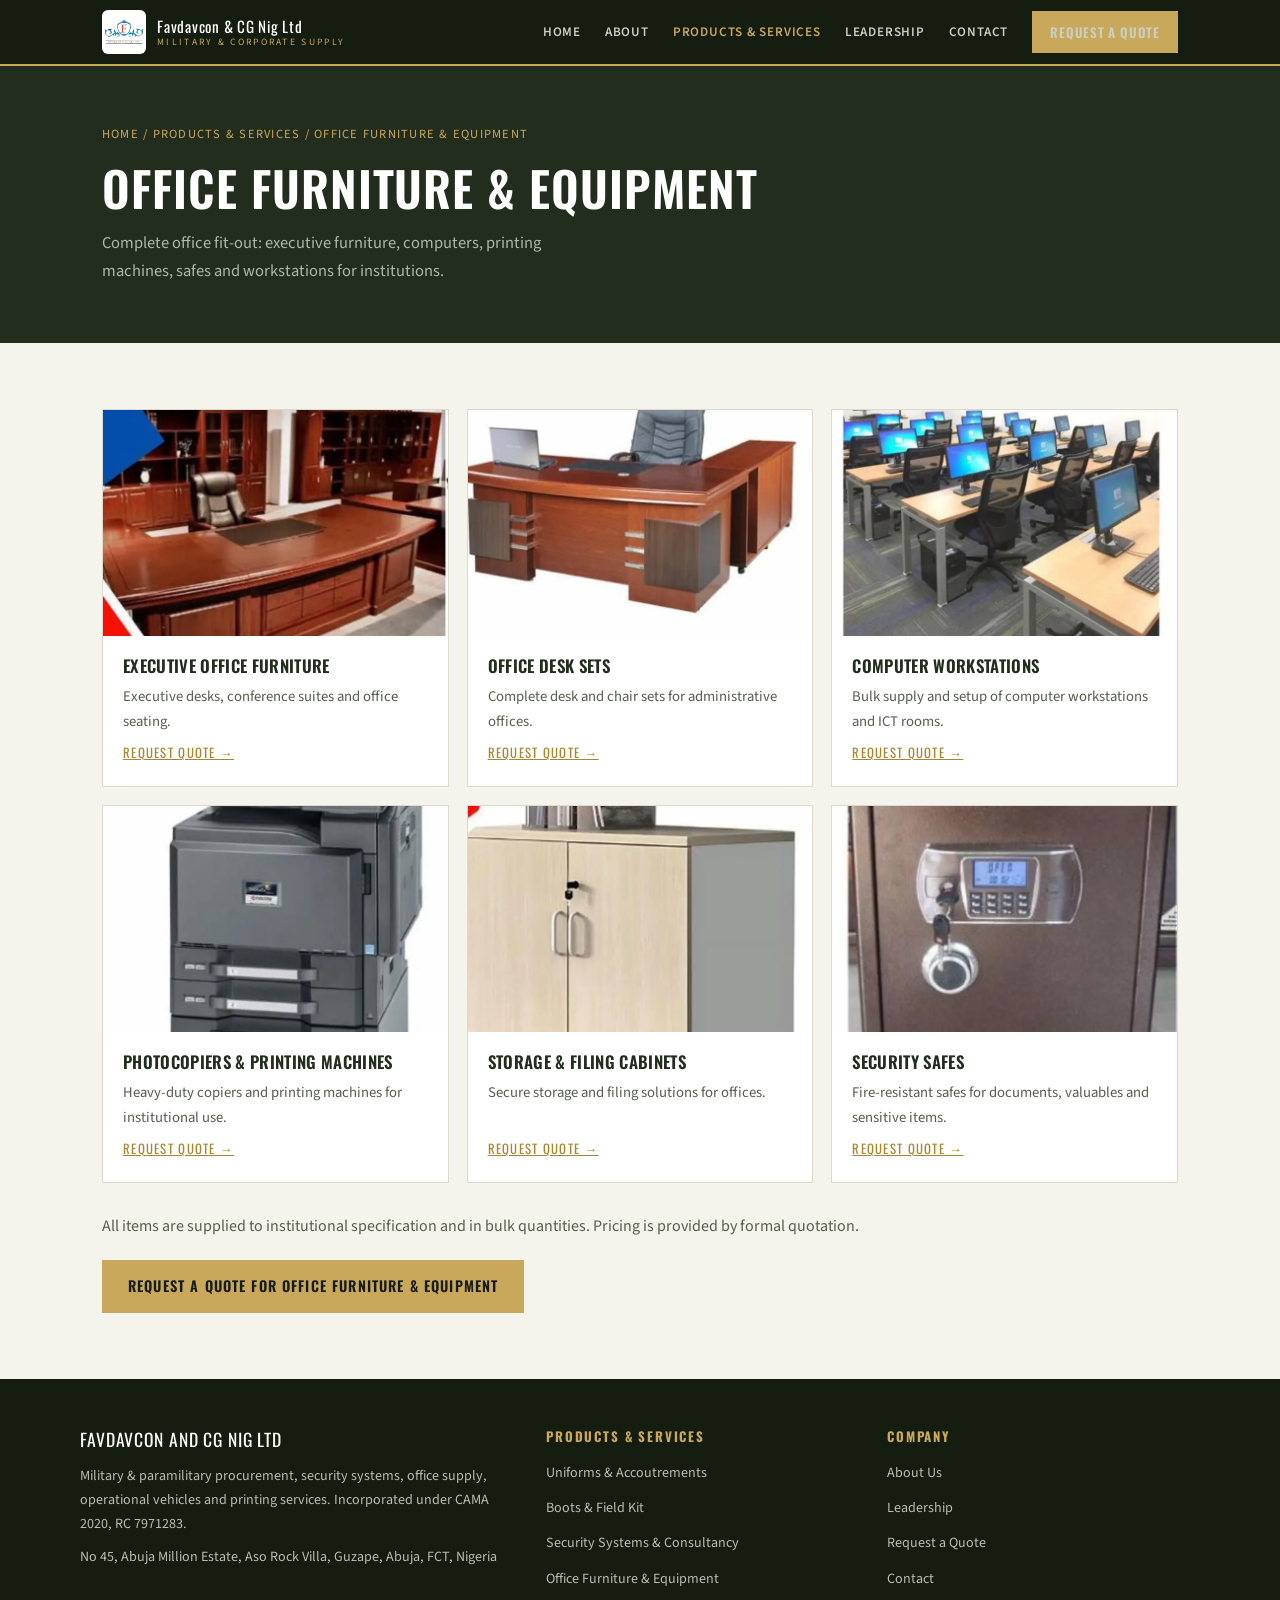
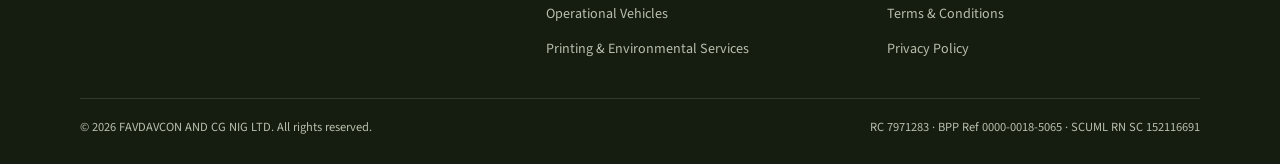
<file: office-supply.html>
<!DOCTYPE html><html lang="en"><head><meta charset="UTF-8">
<meta name="viewport" content="width=device-width, initial-scale=1.0">
<title>Office Furniture & Equipment | FAVDAVCON AND CG NIG LTD</title><meta name="description" content="Complete office fit-out: executive furniture, computers, printing machines, safes and workstations for institutions.">
<link rel="preconnect" href="https://fonts.googleapis.com"><link rel="preconnect" href="https://fonts.gstatic.com" crossorigin>
<link href="https://fonts.googleapis.com/css2?family=Oswald:wght@500;600&family=Source+Sans+3:wght@400;600;700&display=swap" rel="stylesheet">
<link rel="stylesheet" href="styles.css">
<link rel="icon" href="img/logo.webp">
</head><body>
<header class="top"><div class="top-in">
<a class="brand" href="index.html"><span class="lg"><img src="img/logo.webp" alt="FAVDAVCON AND CG NIG LTD logo"></span>
<span class="brand-name">Favdavcon &amp; CG Nig Ltd<small>Military &amp; Corporate Supply</small></span></a>
<nav><ul class="nav-links"><li><a href="index.html" class="">Home</a></li><li><a href="about.html" class="">About</a></li><li><a href="products.html" class="on">Products & Services</a></li><li><a href="leadership.html" class="">Leadership</a></li><li><a href="contact.html" class="">Contact</a></li><li><a class="btn" style="padding:10px 18px" href="quote.html">Request a Quote</a></li></ul>
<button class="burger" aria-label="Menu" onclick="document.getElementById('mnav').classList.toggle('open')">&#9776;</button></nav></div>
<div class="mnav" id="mnav"><a href="index.html">Home</a><a href="about.html">About</a><a href="products.html">Products & Services</a><a href="leadership.html">Leadership</a><a href="contact.html">Contact</a><a class="sub" href="uniforms.html">Uniforms & Accoutrements</a><a class="sub" href="boots-field-kit.html">Boots & Field Kit</a><a class="sub" href="security-systems.html">Security Systems & Consultancy</a><a class="sub" href="office-supply.html">Office Furniture & Equipment</a><a class="sub" href="vehicles.html">Operational Vehicles</a><a class="sub" href="printing-services.html">Printing & Environmental Services</a><a href="quote.html" style="color:var(--gold)">Request a Quote</a></div></header>

<section class="pagehero"><div class="wrap"><div class="crumb"><a href="index.html">Home</a> / <a href="products.html">Products &amp; Services</a> / Office Furniture & Equipment</div>
<h1>Office Furniture & Equipment</h1><p>Complete office fit-out: executive furniture, computers, printing machines, safes and workstations for institutions.</p></div></section>
<section class="sec"><div class="wrap"><div class="grid g3"><div class="card"><div class="im"><img src="img/desk1.webp" alt="Executive Office Furniture" loading="lazy"></div>
<div class="bd"><h3>Executive Office Furniture</h3><p>Executive desks, conference suites and office seating.</p><a class="go" href="quote.html?c=office-supply">Request Quote →</a></div></div><div class="card"><div class="im"><img src="img/desk2.webp" alt="Office Desk Sets" loading="lazy"></div>
<div class="bd"><h3>Office Desk Sets</h3><p>Complete desk and chair sets for administrative offices.</p><a class="go" href="quote.html?c=office-supply">Request Quote →</a></div></div><div class="card"><div class="im"><img src="img/computers.webp" alt="Computer Workstations" loading="lazy"></div>
<div class="bd"><h3>Computer Workstations</h3><p>Bulk supply and setup of computer workstations and ICT rooms.</p><a class="go" href="quote.html?c=office-supply">Request Quote →</a></div></div><div class="card"><div class="im"><img src="img/copier.webp" alt="Photocopiers & Printing Machines" loading="lazy"></div>
<div class="bd"><h3>Photocopiers & Printing Machines</h3><p>Heavy-duty copiers and printing machines for institutional use.</p><a class="go" href="quote.html?c=office-supply">Request Quote →</a></div></div><div class="card"><div class="im"><img src="img/cabinet.webp" alt="Storage & Filing Cabinets" loading="lazy"></div>
<div class="bd"><h3>Storage & Filing Cabinets</h3><p>Secure storage and filing solutions for offices.</p><a class="go" href="quote.html?c=office-supply">Request Quote →</a></div></div><div class="card"><div class="im"><img src="img/safe.webp" alt="Security Safes" loading="lazy"></div>
<div class="bd"><h3>Security Safes</h3><p>Fire-resistant safes for documents, valuables and sensitive items.</p><a class="go" href="quote.html?c=office-supply">Request Quote →</a></div></div></div>
<p style="margin-top:30px;color:var(--ink-soft)">All items are supplied to institutional specification and in bulk quantities. Pricing is provided by formal quotation.</p>
<div style="margin-top:20px"><a class="btn" href="quote.html?c=office-supply">Request a Quote for Office Furniture & Equipment</a></div>
</div></section>
<footer><div class="f-grid">
<div><div class="f-brand">FAVDAVCON AND CG NIG LTD</div>
<p>Military &amp; paramilitary procurement, security systems, office supply, operational vehicles and printing services. Incorporated under CAMA 2020, RC 7971283.</p>
<p style="margin-top:10px">No 45, Abuja Million Estate, Aso Rock Villa, Guzape, Abuja, FCT, Nigeria</p></div>
<div><h4>Products &amp; Services</h4><ul><li><a href="uniforms.html">Uniforms & Accoutrements</a></li><li><a href="boots-field-kit.html">Boots & Field Kit</a></li><li><a href="security-systems.html">Security Systems & Consultancy</a></li><li><a href="office-supply.html">Office Furniture & Equipment</a></li><li><a href="vehicles.html">Operational Vehicles</a></li><li><a href="printing-services.html">Printing & Environmental Services</a></li></ul></div>
<div><h4>Company</h4><ul><li><a href="about.html">About Us</a></li><li><a href="leadership.html">Leadership</a></li><li><a href="quote.html">Request a Quote</a></li><li><a href="contact.html">Contact</a></li><li><a href="terms.html">Terms &amp; Conditions</a></li><li><a href="privacy.html">Privacy Policy</a></li></ul></div></div>
<div class="f-bottom"><span>© 2026 FAVDAVCON AND CG NIG LTD. All rights reserved.</span><span>RC 7971283 · BPP Ref 0000-0018-5065 · SCUML RN SC 152116691</span></div></footer>
</body></html>
</file>
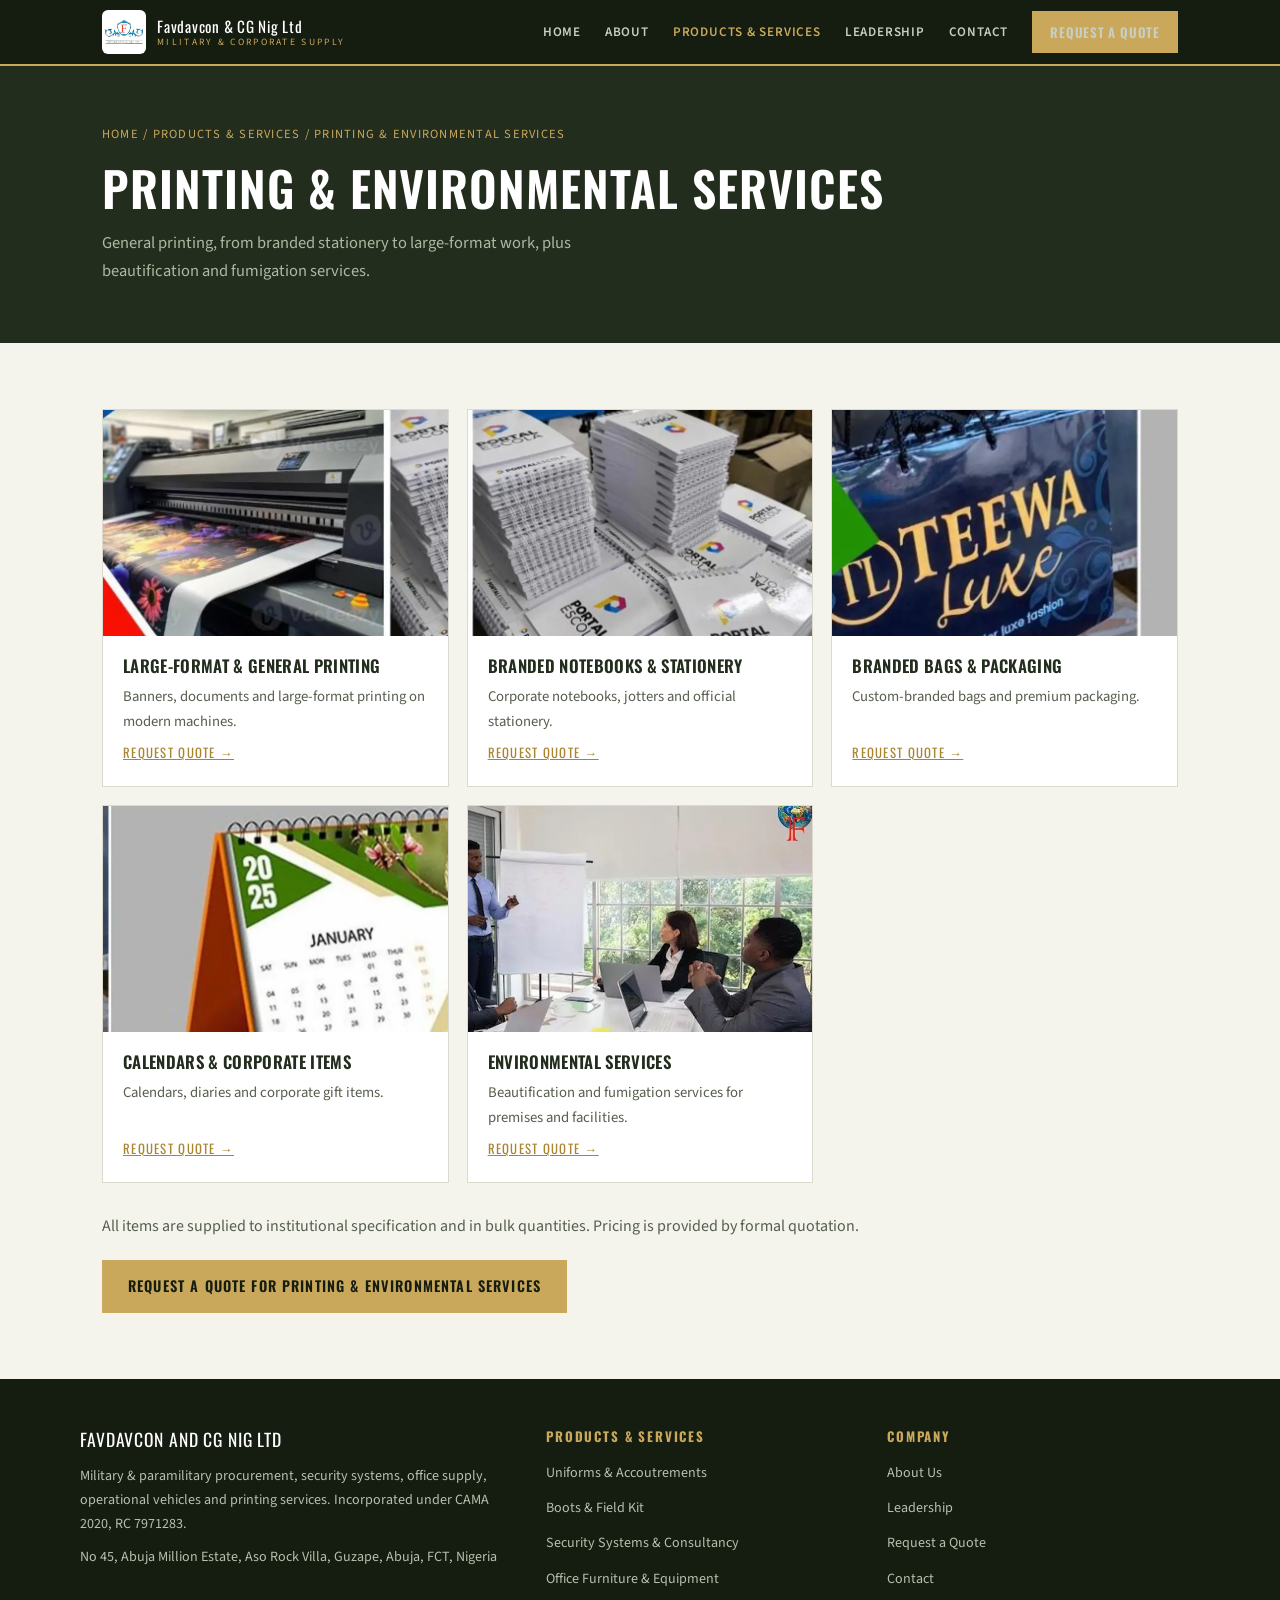
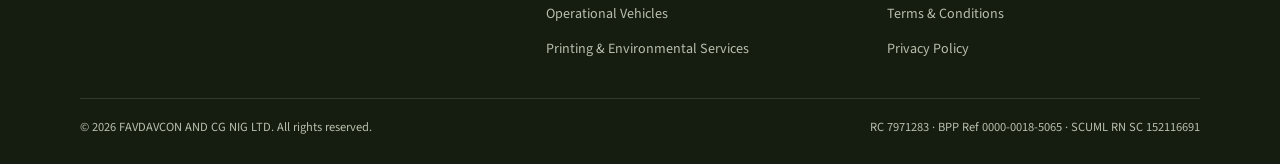
<file: printing-services.html>
<!DOCTYPE html><html lang="en"><head><meta charset="UTF-8">
<meta name="viewport" content="width=device-width, initial-scale=1.0">
<title>Printing & Environmental Services | FAVDAVCON AND CG NIG LTD</title><meta name="description" content="General printing, from branded stationery to large-format work, plus beautification and fumigation services.">
<link rel="preconnect" href="https://fonts.googleapis.com"><link rel="preconnect" href="https://fonts.gstatic.com" crossorigin>
<link href="https://fonts.googleapis.com/css2?family=Oswald:wght@500;600&family=Source+Sans+3:wght@400;600;700&display=swap" rel="stylesheet">
<link rel="stylesheet" href="styles.css">
<link rel="icon" href="img/logo.webp">
</head><body>
<header class="top"><div class="top-in">
<a class="brand" href="index.html"><span class="lg"><img src="img/logo.webp" alt="FAVDAVCON AND CG NIG LTD logo"></span>
<span class="brand-name">Favdavcon &amp; CG Nig Ltd<small>Military &amp; Corporate Supply</small></span></a>
<nav><ul class="nav-links"><li><a href="index.html" class="">Home</a></li><li><a href="about.html" class="">About</a></li><li><a href="products.html" class="on">Products & Services</a></li><li><a href="leadership.html" class="">Leadership</a></li><li><a href="contact.html" class="">Contact</a></li><li><a class="btn" style="padding:10px 18px" href="quote.html">Request a Quote</a></li></ul>
<button class="burger" aria-label="Menu" onclick="document.getElementById('mnav').classList.toggle('open')">&#9776;</button></nav></div>
<div class="mnav" id="mnav"><a href="index.html">Home</a><a href="about.html">About</a><a href="products.html">Products & Services</a><a href="leadership.html">Leadership</a><a href="contact.html">Contact</a><a class="sub" href="uniforms.html">Uniforms & Accoutrements</a><a class="sub" href="boots-field-kit.html">Boots & Field Kit</a><a class="sub" href="security-systems.html">Security Systems & Consultancy</a><a class="sub" href="office-supply.html">Office Furniture & Equipment</a><a class="sub" href="vehicles.html">Operational Vehicles</a><a class="sub" href="printing-services.html">Printing & Environmental Services</a><a href="quote.html" style="color:var(--gold)">Request a Quote</a></div></header>

<section class="pagehero"><div class="wrap"><div class="crumb"><a href="index.html">Home</a> / <a href="products.html">Products &amp; Services</a> / Printing & Environmental Services</div>
<h1>Printing & Environmental Services</h1><p>General printing, from branded stationery to large-format work, plus beautification and fumigation services.</p></div></section>
<section class="sec"><div class="wrap"><div class="grid g3"><div class="card"><div class="im"><img src="img/printer.webp" alt="Large-Format & General Printing" loading="lazy"></div>
<div class="bd"><h3>Large-Format & General Printing</h3><p>Banners, documents and large-format printing on modern machines.</p><a class="go" href="quote.html?c=printing-services">Request Quote →</a></div></div><div class="card"><div class="im"><img src="img/notebooks.webp" alt="Branded Notebooks & Stationery" loading="lazy"></div>
<div class="bd"><h3>Branded Notebooks & Stationery</h3><p>Corporate notebooks, jotters and official stationery.</p><a class="go" href="quote.html?c=printing-services">Request Quote →</a></div></div><div class="card"><div class="im"><img src="img/bag.webp" alt="Branded Bags & Packaging" loading="lazy"></div>
<div class="bd"><h3>Branded Bags & Packaging</h3><p>Custom-branded bags and premium packaging.</p><a class="go" href="quote.html?c=printing-services">Request Quote →</a></div></div><div class="card"><div class="im"><img src="img/calendar.webp" alt="Calendars & Corporate Items" loading="lazy"></div>
<div class="bd"><h3>Calendars & Corporate Items</h3><p>Calendars, diaries and corporate gift items.</p><a class="go" href="quote.html?c=printing-services">Request Quote →</a></div></div><div class="card"><div class="im"><img src="img/consult.webp" alt="Environmental Services" loading="lazy"></div>
<div class="bd"><h3>Environmental Services</h3><p>Beautification and fumigation services for premises and facilities.</p><a class="go" href="quote.html?c=printing-services">Request Quote →</a></div></div></div>
<p style="margin-top:30px;color:var(--ink-soft)">All items are supplied to institutional specification and in bulk quantities. Pricing is provided by formal quotation.</p>
<div style="margin-top:20px"><a class="btn" href="quote.html?c=printing-services">Request a Quote for Printing & Environmental Services</a></div>
</div></section>
<footer><div class="f-grid">
<div><div class="f-brand">FAVDAVCON AND CG NIG LTD</div>
<p>Military &amp; paramilitary procurement, security systems, office supply, operational vehicles and printing services. Incorporated under CAMA 2020, RC 7971283.</p>
<p style="margin-top:10px">No 45, Abuja Million Estate, Aso Rock Villa, Guzape, Abuja, FCT, Nigeria</p></div>
<div><h4>Products &amp; Services</h4><ul><li><a href="uniforms.html">Uniforms & Accoutrements</a></li><li><a href="boots-field-kit.html">Boots & Field Kit</a></li><li><a href="security-systems.html">Security Systems & Consultancy</a></li><li><a href="office-supply.html">Office Furniture & Equipment</a></li><li><a href="vehicles.html">Operational Vehicles</a></li><li><a href="printing-services.html">Printing & Environmental Services</a></li></ul></div>
<div><h4>Company</h4><ul><li><a href="about.html">About Us</a></li><li><a href="leadership.html">Leadership</a></li><li><a href="quote.html">Request a Quote</a></li><li><a href="contact.html">Contact</a></li><li><a href="terms.html">Terms &amp; Conditions</a></li><li><a href="privacy.html">Privacy Policy</a></li></ul></div></div>
<div class="f-bottom"><span>© 2026 FAVDAVCON AND CG NIG LTD. All rights reserved.</span><span>RC 7971283 · BPP Ref 0000-0018-5065 · SCUML RN SC 152116691</span></div></footer>
</body></html>
</file>
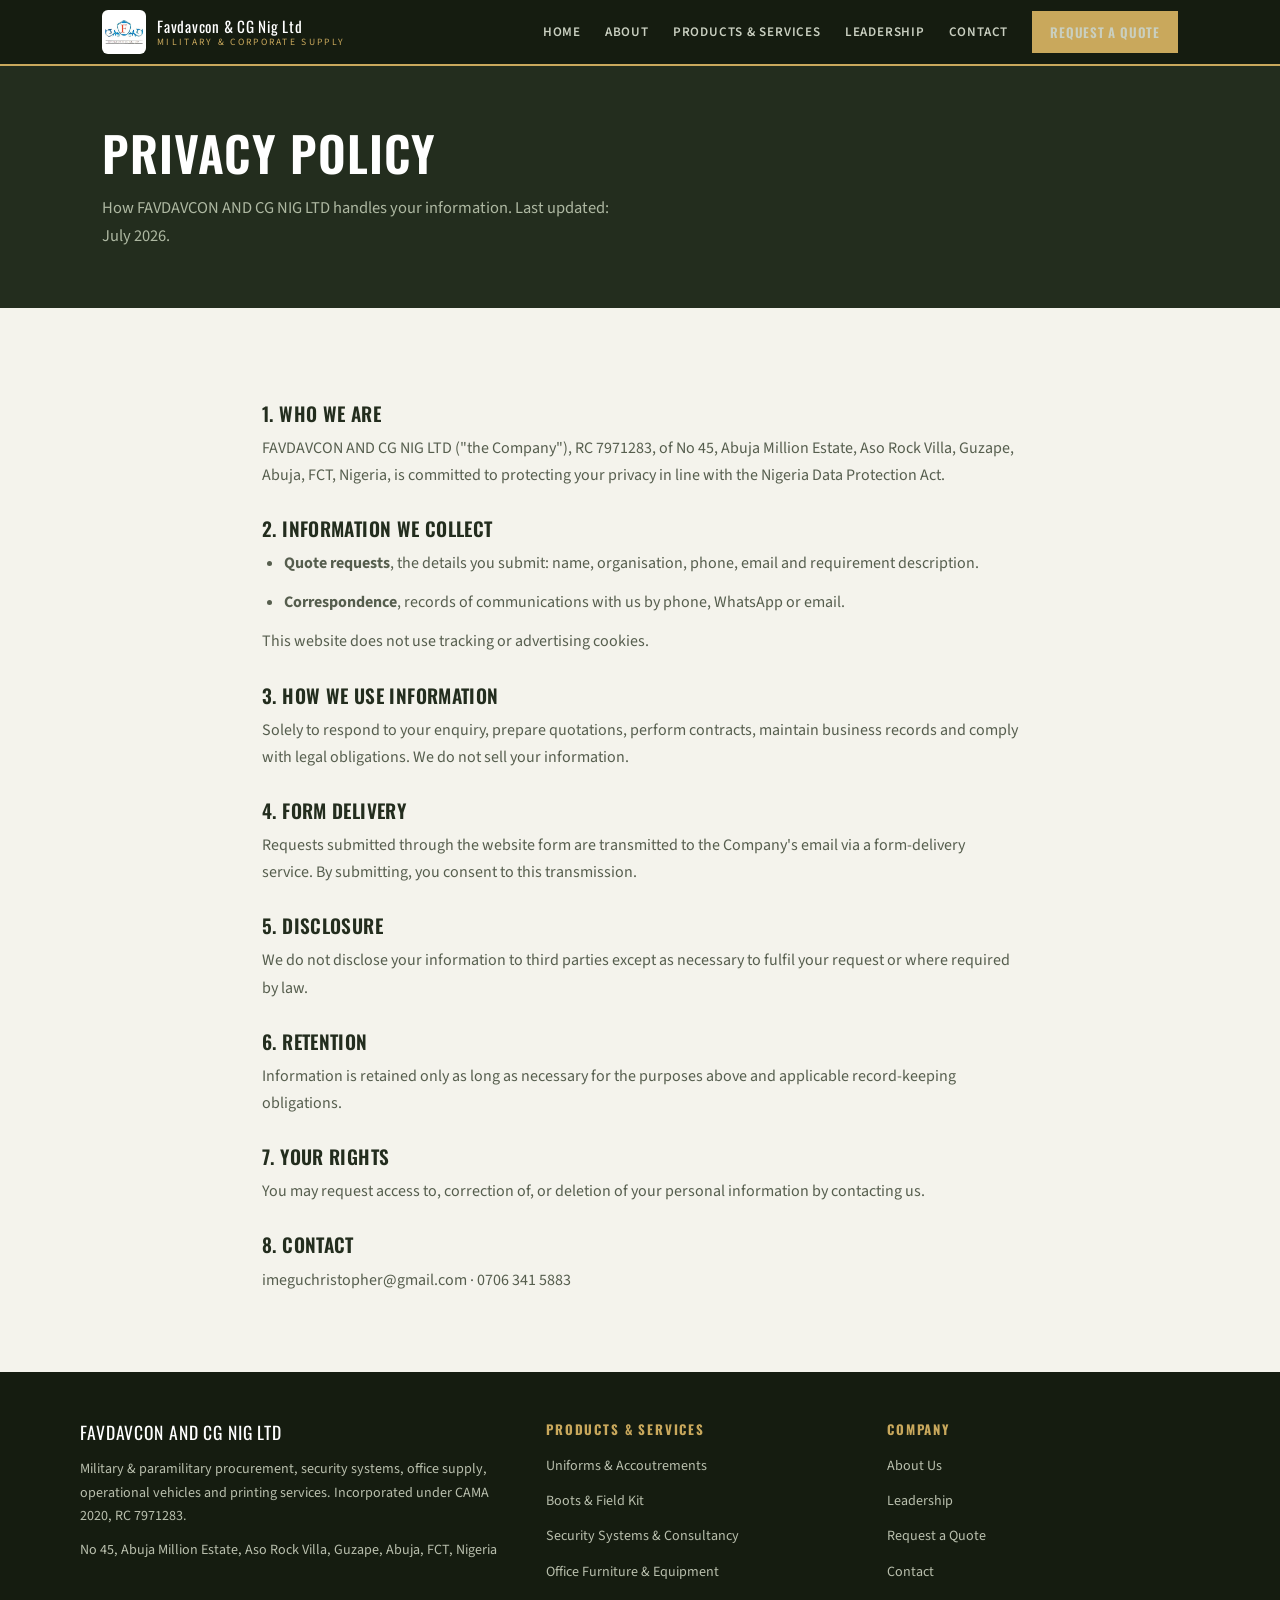
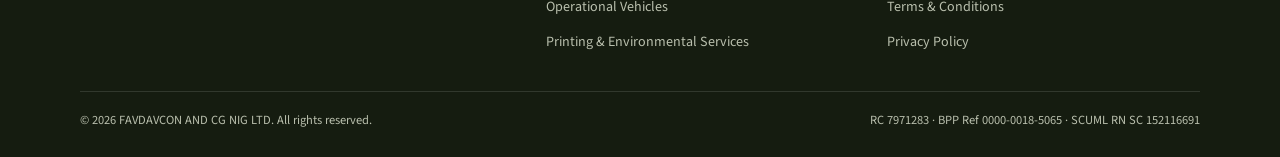
<file: privacy.html>
<!DOCTYPE html><html lang="en"><head><meta charset="UTF-8">
<meta name="viewport" content="width=device-width, initial-scale=1.0">
<title>Privacy Policy | FAVDAVCON AND CG NIG LTD</title><meta name="description" content="Privacy policy of the FAVDAVCON AND CG NIG LTD website.">
<link rel="preconnect" href="https://fonts.googleapis.com"><link rel="preconnect" href="https://fonts.gstatic.com" crossorigin>
<link href="https://fonts.googleapis.com/css2?family=Oswald:wght@500;600&family=Source+Sans+3:wght@400;600;700&display=swap" rel="stylesheet">
<link rel="stylesheet" href="styles.css">
<link rel="icon" href="img/logo.webp">
</head><body>
<header class="top"><div class="top-in">
<a class="brand" href="index.html"><span class="lg"><img src="img/logo.webp" alt="FAVDAVCON AND CG NIG LTD logo"></span>
<span class="brand-name">Favdavcon &amp; CG Nig Ltd<small>Military &amp; Corporate Supply</small></span></a>
<nav><ul class="nav-links"><li><a href="index.html" class="">Home</a></li><li><a href="about.html" class="">About</a></li><li><a href="products.html" class="">Products & Services</a></li><li><a href="leadership.html" class="">Leadership</a></li><li><a href="contact.html" class="">Contact</a></li><li><a class="btn" style="padding:10px 18px" href="quote.html">Request a Quote</a></li></ul>
<button class="burger" aria-label="Menu" onclick="document.getElementById('mnav').classList.toggle('open')">&#9776;</button></nav></div>
<div class="mnav" id="mnav"><a href="index.html">Home</a><a href="about.html">About</a><a href="products.html">Products & Services</a><a href="leadership.html">Leadership</a><a href="contact.html">Contact</a><a class="sub" href="uniforms.html">Uniforms & Accoutrements</a><a class="sub" href="boots-field-kit.html">Boots & Field Kit</a><a class="sub" href="security-systems.html">Security Systems & Consultancy</a><a class="sub" href="office-supply.html">Office Furniture & Equipment</a><a class="sub" href="vehicles.html">Operational Vehicles</a><a class="sub" href="printing-services.html">Printing & Environmental Services</a><a href="quote.html" style="color:var(--gold)">Request a Quote</a></div></header>

<section class="pagehero"><div class="wrap"><h1>Privacy Policy</h1><p>How FAVDAVCON AND CG NIG LTD handles your information. Last updated: July 2026.</p></div></section>
<section class="sec legal"><div class="wrap" style="max-width:800px">
<h2>1. Who we are</h2><p>FAVDAVCON AND CG NIG LTD ("the Company"), RC 7971283, of No 45, Abuja Million Estate, Aso Rock Villa, Guzape, Abuja, FCT, Nigeria, is committed to protecting your privacy in line with the Nigeria Data Protection Act.</p>
<h2>2. Information we collect</h2><ul><li><strong>Quote requests</strong>, the details you submit: name, organisation, phone, email and requirement description.</li><li><strong>Correspondence</strong>, records of communications with us by phone, WhatsApp or email.</li></ul><p>This website does not use tracking or advertising cookies.</p>
<h2>3. How we use information</h2><p>Solely to respond to your enquiry, prepare quotations, perform contracts, maintain business records and comply with legal obligations. We do not sell your information.</p>
<h2>4. Form delivery</h2><p>Requests submitted through the website form are transmitted to the Company's email via a form-delivery service. By submitting, you consent to this transmission.</p>
<h2>5. Disclosure</h2><p>We do not disclose your information to third parties except as necessary to fulfil your request or where required by law.</p>
<h2>6. Retention</h2><p>Information is retained only as long as necessary for the purposes above and applicable record-keeping obligations.</p>
<h2>7. Your rights</h2><p>You may request access to, correction of, or deletion of your personal information by contacting us.</p>
<h2>8. Contact</h2><p>imeguchristopher@gmail.com · 0706 341 5883</p>
</div></section>
<footer><div class="f-grid">
<div><div class="f-brand">FAVDAVCON AND CG NIG LTD</div>
<p>Military &amp; paramilitary procurement, security systems, office supply, operational vehicles and printing services. Incorporated under CAMA 2020, RC 7971283.</p>
<p style="margin-top:10px">No 45, Abuja Million Estate, Aso Rock Villa, Guzape, Abuja, FCT, Nigeria</p></div>
<div><h4>Products &amp; Services</h4><ul><li><a href="uniforms.html">Uniforms & Accoutrements</a></li><li><a href="boots-field-kit.html">Boots & Field Kit</a></li><li><a href="security-systems.html">Security Systems & Consultancy</a></li><li><a href="office-supply.html">Office Furniture & Equipment</a></li><li><a href="vehicles.html">Operational Vehicles</a></li><li><a href="printing-services.html">Printing & Environmental Services</a></li></ul></div>
<div><h4>Company</h4><ul><li><a href="about.html">About Us</a></li><li><a href="leadership.html">Leadership</a></li><li><a href="quote.html">Request a Quote</a></li><li><a href="contact.html">Contact</a></li><li><a href="terms.html">Terms &amp; Conditions</a></li><li><a href="privacy.html">Privacy Policy</a></li></ul></div></div>
<div class="f-bottom"><span>© 2026 FAVDAVCON AND CG NIG LTD. All rights reserved.</span><span>RC 7971283 · BPP Ref 0000-0018-5065 · SCUML RN SC 152116691</span></div></footer>
</body></html>
</file>
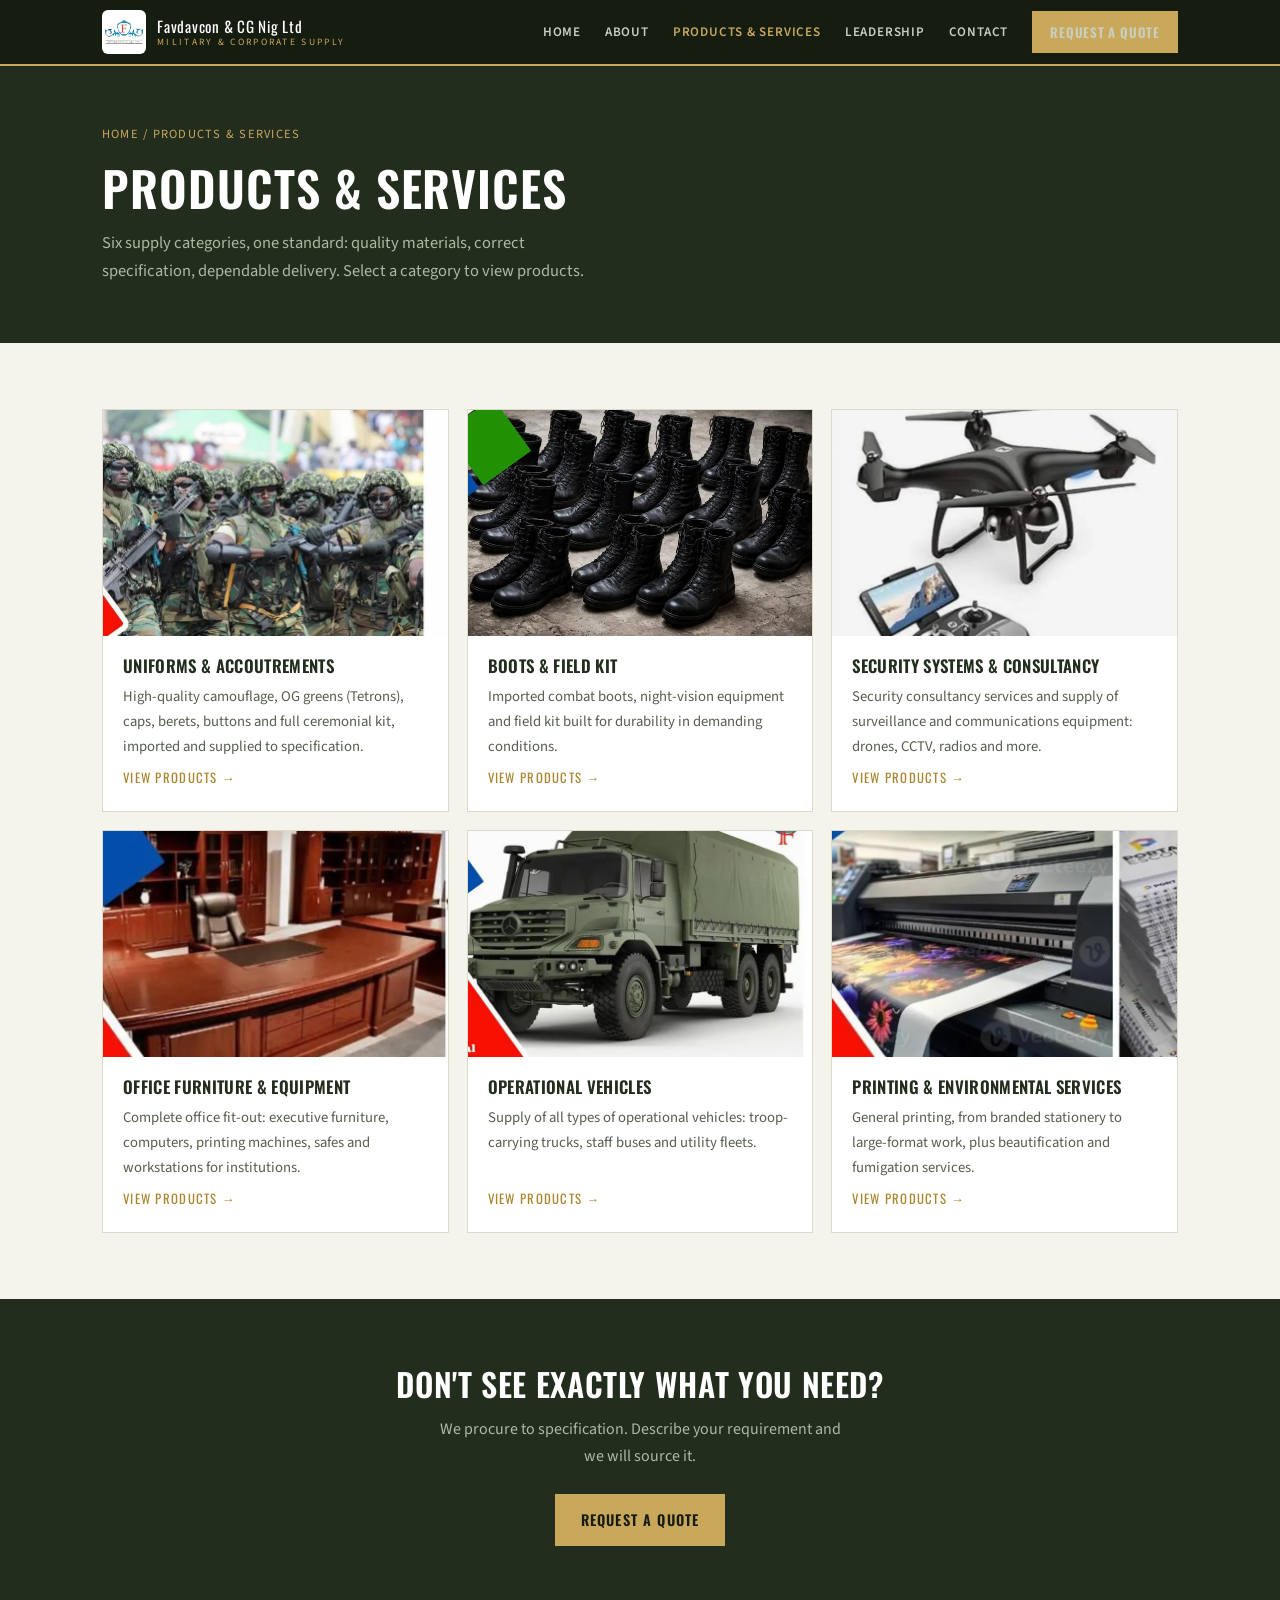
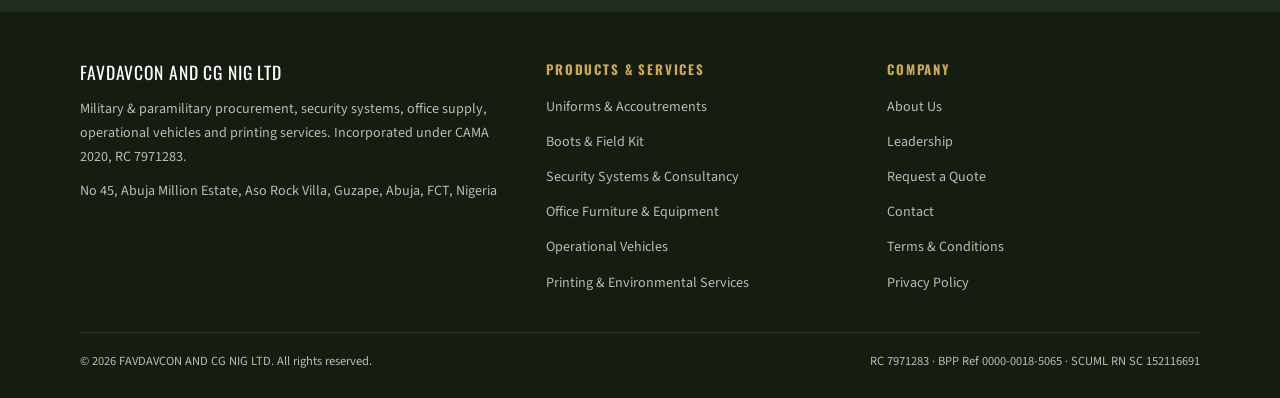
<file: products.html>
<!DOCTYPE html><html lang="en"><head><meta charset="UTF-8">
<meta name="viewport" content="width=device-width, initial-scale=1.0">
<title>Products & Services | FAVDAVCON AND CG NIG LTD</title><meta name="description" content="Uniforms and accoutrements, boots and field kit, security systems, office supply, operational vehicles, printing and environmental services.">
<link rel="preconnect" href="https://fonts.googleapis.com"><link rel="preconnect" href="https://fonts.gstatic.com" crossorigin>
<link href="https://fonts.googleapis.com/css2?family=Oswald:wght@500;600&family=Source+Sans+3:wght@400;600;700&display=swap" rel="stylesheet">
<link rel="stylesheet" href="styles.css">
<link rel="icon" href="img/logo.webp">
</head><body>
<header class="top"><div class="top-in">
<a class="brand" href="index.html"><span class="lg"><img src="img/logo.webp" alt="FAVDAVCON AND CG NIG LTD logo"></span>
<span class="brand-name">Favdavcon &amp; CG Nig Ltd<small>Military &amp; Corporate Supply</small></span></a>
<nav><ul class="nav-links"><li><a href="index.html" class="">Home</a></li><li><a href="about.html" class="">About</a></li><li><a href="products.html" class="on">Products & Services</a></li><li><a href="leadership.html" class="">Leadership</a></li><li><a href="contact.html" class="">Contact</a></li><li><a class="btn" style="padding:10px 18px" href="quote.html">Request a Quote</a></li></ul>
<button class="burger" aria-label="Menu" onclick="document.getElementById('mnav').classList.toggle('open')">&#9776;</button></nav></div>
<div class="mnav" id="mnav"><a href="index.html">Home</a><a href="about.html">About</a><a href="products.html">Products & Services</a><a href="leadership.html">Leadership</a><a href="contact.html">Contact</a><a class="sub" href="uniforms.html">Uniforms & Accoutrements</a><a class="sub" href="boots-field-kit.html">Boots & Field Kit</a><a class="sub" href="security-systems.html">Security Systems & Consultancy</a><a class="sub" href="office-supply.html">Office Furniture & Equipment</a><a class="sub" href="vehicles.html">Operational Vehicles</a><a class="sub" href="printing-services.html">Printing & Environmental Services</a><a href="quote.html" style="color:var(--gold)">Request a Quote</a></div></header>

<section class="pagehero"><div class="wrap"><div class="crumb"><a href="index.html">Home</a> / Products &amp; Services</div>
<h1>Products &amp; Services</h1>
<p>Six supply categories, one standard: quality materials, correct specification, dependable delivery. Select a category to view products.</p></div></section>
<section class="sec"><div class="wrap"><div class="grid g3"><a class="card" href="uniforms.html"><div class="im"><img src="img/camo.webp" alt="Uniforms & Accoutrements" loading="lazy"></div>
<div class="bd"><h3>Uniforms & Accoutrements</h3><p>High-quality camouflage, OG greens (Tetrons), caps, berets, buttons and full ceremonial kit, imported and supplied to specification.</p><span class="go">View Products →</span></div></a><a class="card" href="boots-field-kit.html"><div class="im"><img src="img/boots.webp" alt="Boots & Field Kit" loading="lazy"></div>
<div class="bd"><h3>Boots & Field Kit</h3><p>Imported combat boots, night-vision equipment and field kit built for durability in demanding conditions.</p><span class="go">View Products →</span></div></a><a class="card" href="security-systems.html"><div class="im"><img src="img/drone.webp" alt="Security Systems & Consultancy" loading="lazy"></div>
<div class="bd"><h3>Security Systems & Consultancy</h3><p>Security consultancy services and supply of surveillance and communications equipment: drones, CCTV, radios and more.</p><span class="go">View Products →</span></div></a><a class="card" href="office-supply.html"><div class="im"><img src="img/desk1.webp" alt="Office Furniture & Equipment" loading="lazy"></div>
<div class="bd"><h3>Office Furniture & Equipment</h3><p>Complete office fit-out: executive furniture, computers, printing machines, safes and workstations for institutions.</p><span class="go">View Products →</span></div></a><a class="card" href="vehicles.html"><div class="im"><img src="img/truck.webp" alt="Operational Vehicles" loading="lazy"></div>
<div class="bd"><h3>Operational Vehicles</h3><p>Supply of all types of operational vehicles: troop-carrying trucks, staff buses and utility fleets.</p><span class="go">View Products →</span></div></a><a class="card" href="printing-services.html"><div class="im"><img src="img/printer.webp" alt="Printing & Environmental Services" loading="lazy"></div>
<div class="bd"><h3>Printing & Environmental Services</h3><p>General printing, from branded stationery to large-format work, plus beautification and fumigation services.</p><span class="go">View Products →</span></div></a></div></div></section>
<section class="sec dark" style="text-align:center"><div class="wrap">
<h2 style="font-size:clamp(1.4rem,4vw,2rem)">Don't see exactly what you need?</h2>
<p style="color:var(--muted);margin:12px auto 24px;max-width:52ch">We procure to specification. Describe your requirement and we will source it.</p>
<a class="btn" href="quote.html">Request a Quote</a></div></section>
<footer><div class="f-grid">
<div><div class="f-brand">FAVDAVCON AND CG NIG LTD</div>
<p>Military &amp; paramilitary procurement, security systems, office supply, operational vehicles and printing services. Incorporated under CAMA 2020, RC 7971283.</p>
<p style="margin-top:10px">No 45, Abuja Million Estate, Aso Rock Villa, Guzape, Abuja, FCT, Nigeria</p></div>
<div><h4>Products &amp; Services</h4><ul><li><a href="uniforms.html">Uniforms & Accoutrements</a></li><li><a href="boots-field-kit.html">Boots & Field Kit</a></li><li><a href="security-systems.html">Security Systems & Consultancy</a></li><li><a href="office-supply.html">Office Furniture & Equipment</a></li><li><a href="vehicles.html">Operational Vehicles</a></li><li><a href="printing-services.html">Printing & Environmental Services</a></li></ul></div>
<div><h4>Company</h4><ul><li><a href="about.html">About Us</a></li><li><a href="leadership.html">Leadership</a></li><li><a href="quote.html">Request a Quote</a></li><li><a href="contact.html">Contact</a></li><li><a href="terms.html">Terms &amp; Conditions</a></li><li><a href="privacy.html">Privacy Policy</a></li></ul></div></div>
<div class="f-bottom"><span>© 2026 FAVDAVCON AND CG NIG LTD. All rights reserved.</span><span>RC 7971283 · BPP Ref 0000-0018-5065 · SCUML RN SC 152116691</span></div></footer>
</body></html>
</file>
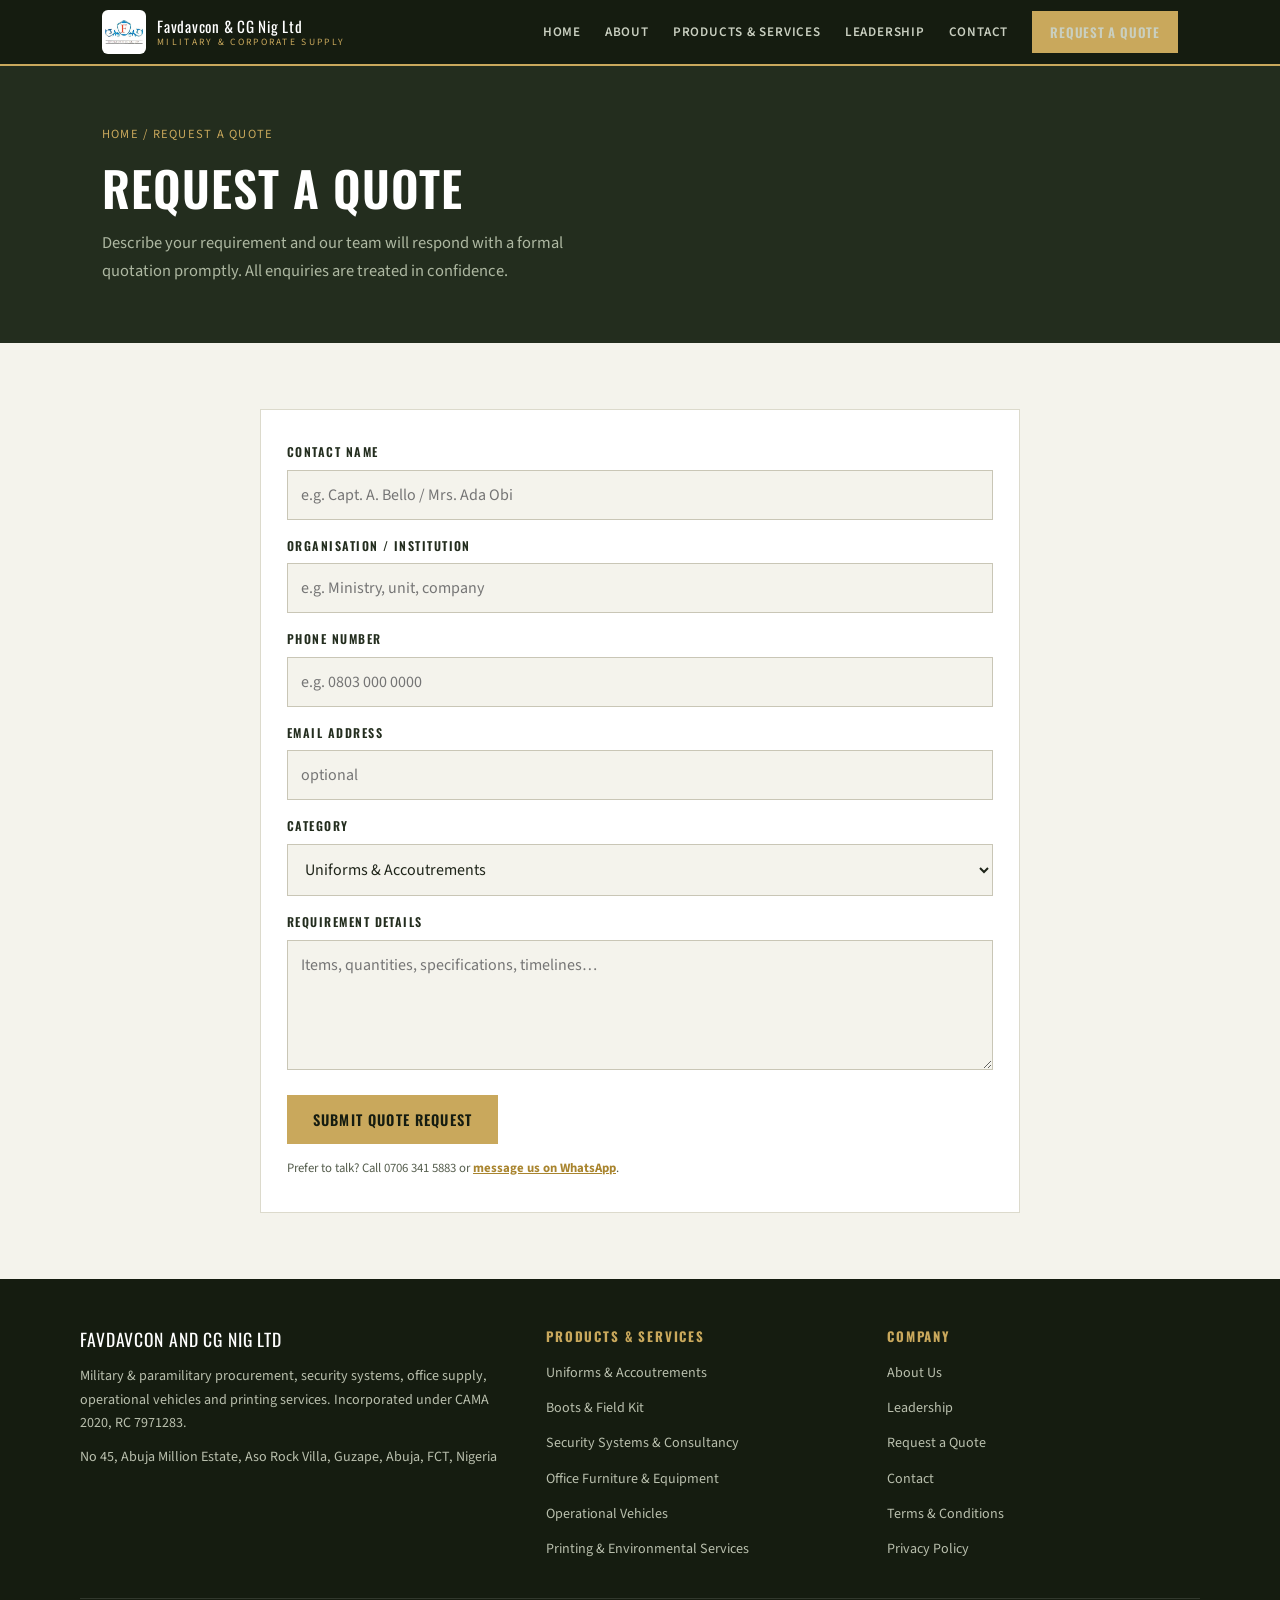
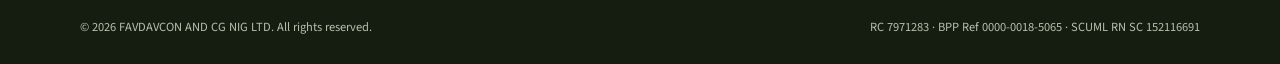
<file: quote.html>
<!DOCTYPE html><html lang="en"><head><meta charset="UTF-8">
<meta name="viewport" content="width=device-width, initial-scale=1.0">
<title>Request a Quote | FAVDAVCON AND CG NIG LTD</title><meta name="description" content="Request a formal quotation for uniforms, field kit, security systems, office supply, vehicles or printing services.">
<link rel="preconnect" href="https://fonts.googleapis.com"><link rel="preconnect" href="https://fonts.gstatic.com" crossorigin>
<link href="https://fonts.googleapis.com/css2?family=Oswald:wght@500;600&family=Source+Sans+3:wght@400;600;700&display=swap" rel="stylesheet">
<link rel="stylesheet" href="styles.css">
<link rel="icon" href="img/logo.webp">
</head><body>
<header class="top"><div class="top-in">
<a class="brand" href="index.html"><span class="lg"><img src="img/logo.webp" alt="FAVDAVCON AND CG NIG LTD logo"></span>
<span class="brand-name">Favdavcon &amp; CG Nig Ltd<small>Military &amp; Corporate Supply</small></span></a>
<nav><ul class="nav-links"><li><a href="index.html" class="">Home</a></li><li><a href="about.html" class="">About</a></li><li><a href="products.html" class="">Products & Services</a></li><li><a href="leadership.html" class="">Leadership</a></li><li><a href="contact.html" class="">Contact</a></li><li><a class="btn" style="padding:10px 18px" href="quote.html">Request a Quote</a></li></ul>
<button class="burger" aria-label="Menu" onclick="document.getElementById('mnav').classList.toggle('open')">&#9776;</button></nav></div>
<div class="mnav" id="mnav"><a href="index.html">Home</a><a href="about.html">About</a><a href="products.html">Products & Services</a><a href="leadership.html">Leadership</a><a href="contact.html">Contact</a><a class="sub" href="uniforms.html">Uniforms & Accoutrements</a><a class="sub" href="boots-field-kit.html">Boots & Field Kit</a><a class="sub" href="security-systems.html">Security Systems & Consultancy</a><a class="sub" href="office-supply.html">Office Furniture & Equipment</a><a class="sub" href="vehicles.html">Operational Vehicles</a><a class="sub" href="printing-services.html">Printing & Environmental Services</a><a href="quote.html" style="color:var(--gold)">Request a Quote</a></div></header>

<section class="pagehero"><div class="wrap"><div class="crumb"><a href="index.html">Home</a> / Request a Quote</div>
<h1>Request a Quote</h1><p>Describe your requirement and our team will respond with a formal quotation promptly. All enquiries are treated in confidence.</p></div></section>
<section class="sec"><div class="wrap"><div class="f-card">
<form action="https://formsubmit.co/imeguchristopher@gmail.com" method="POST">
<input type="hidden" name="_subject" value="QUOTE REQUEST, Favdavcon Website">
<input type="hidden" name="_template" value="table"><input type="hidden" name="_captcha" value="false">
<div class="f-row"><label for="q-name">Contact Name</label><input id="q-name" name="Name" required placeholder="e.g. Capt. A. Bello / Mrs. Ada Obi"></div>
<div class="f-row"><label for="q-org">Organisation / Institution</label><input id="q-org" name="Organisation" required placeholder="e.g. Ministry, unit, company"></div>
<div class="f-row"><label for="q-phone">Phone Number</label><input id="q-phone" name="Phone" type="tel" required placeholder="e.g. 0803 000 0000"></div>
<div class="f-row"><label for="q-email">Email Address</label><input id="q-email" name="Email" type="email" placeholder="optional"></div>
<div class="f-row"><label for="q-cat">Category</label><select id="q-cat" name="Category"><option value="Uniforms & Accoutrements">Uniforms & Accoutrements</option><option value="Boots & Field Kit">Boots & Field Kit</option><option value="Security Systems & Consultancy">Security Systems & Consultancy</option><option value="Office Furniture & Equipment">Office Furniture & Equipment</option><option value="Operational Vehicles">Operational Vehicles</option><option value="Printing & Environmental Services">Printing & Environmental Services</option><option>Other / Multiple Categories</option></select></div>
<div class="f-row"><label for="q-desc">Requirement Details</label><textarea id="q-desc" name="Details" required placeholder="Items, quantities, specifications, timelines…"></textarea></div>
<button class="btn" type="submit">Submit Quote Request</button>
<p class="f-note">Prefer to talk? Call 0706 341 5883 or <a href="https://wa.me/2347063415883?text=Good%20day%2C%20I%20would%20like%20to%20request%20a%20quotation%20from%20FAVDAVCON%20AND%20CG%20NIG%20LTD." target="_blank" rel="noopener" style="color:var(--gold-d);font-weight:700">message us on WhatsApp</a>.</p>
</form></div></div></section>
<script>
const c=new URLSearchParams(location.search).get('c');
if(c){const map={"uniforms":"Uniforms & Accoutrements","boots-field-kit":"Boots & Field Kit","security-systems":"Security Systems & Consultancy","office-supply":"Office Furniture & Equipment","vehicles":"Operational Vehicles","printing-services":"Printing & Environmental Services"};const v=map[c];const s=document.getElementById('q-cat');if(v)s.value=v;}
</script>
<footer><div class="f-grid">
<div><div class="f-brand">FAVDAVCON AND CG NIG LTD</div>
<p>Military &amp; paramilitary procurement, security systems, office supply, operational vehicles and printing services. Incorporated under CAMA 2020, RC 7971283.</p>
<p style="margin-top:10px">No 45, Abuja Million Estate, Aso Rock Villa, Guzape, Abuja, FCT, Nigeria</p></div>
<div><h4>Products &amp; Services</h4><ul><li><a href="uniforms.html">Uniforms & Accoutrements</a></li><li><a href="boots-field-kit.html">Boots & Field Kit</a></li><li><a href="security-systems.html">Security Systems & Consultancy</a></li><li><a href="office-supply.html">Office Furniture & Equipment</a></li><li><a href="vehicles.html">Operational Vehicles</a></li><li><a href="printing-services.html">Printing & Environmental Services</a></li></ul></div>
<div><h4>Company</h4><ul><li><a href="about.html">About Us</a></li><li><a href="leadership.html">Leadership</a></li><li><a href="quote.html">Request a Quote</a></li><li><a href="contact.html">Contact</a></li><li><a href="terms.html">Terms &amp; Conditions</a></li><li><a href="privacy.html">Privacy Policy</a></li></ul></div></div>
<div class="f-bottom"><span>© 2026 FAVDAVCON AND CG NIG LTD. All rights reserved.</span><span>RC 7971283 · BPP Ref 0000-0018-5065 · SCUML RN SC 152116691</span></div></footer>
</body></html>
</file>
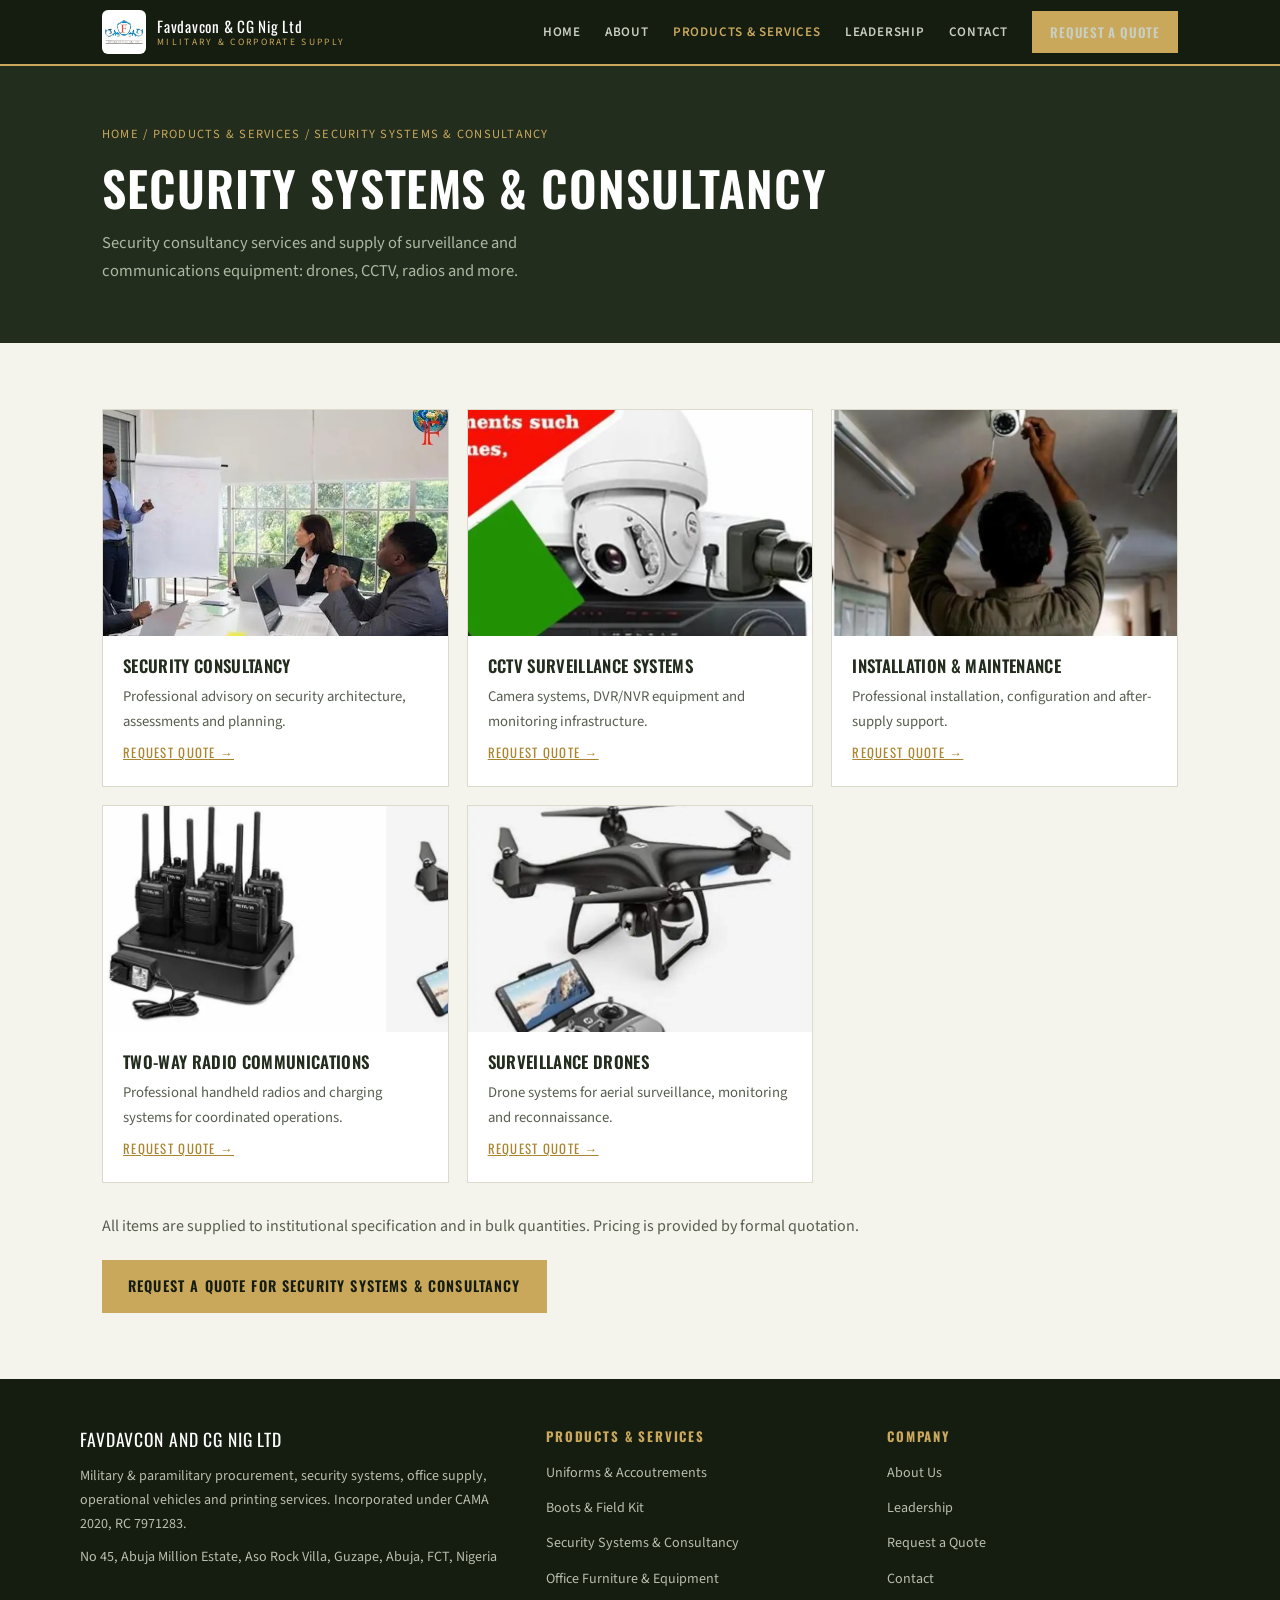
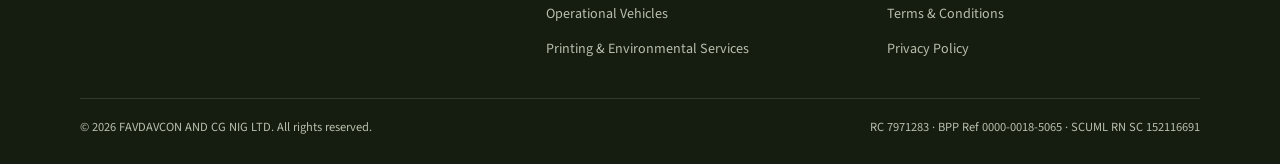
<file: security-systems.html>
<!DOCTYPE html><html lang="en"><head><meta charset="UTF-8">
<meta name="viewport" content="width=device-width, initial-scale=1.0">
<title>Security Systems & Consultancy | FAVDAVCON AND CG NIG LTD</title><meta name="description" content="Security consultancy services and supply of surveillance and communications equipment: drones, CCTV, radios and more.">
<link rel="preconnect" href="https://fonts.googleapis.com"><link rel="preconnect" href="https://fonts.gstatic.com" crossorigin>
<link href="https://fonts.googleapis.com/css2?family=Oswald:wght@500;600&family=Source+Sans+3:wght@400;600;700&display=swap" rel="stylesheet">
<link rel="stylesheet" href="styles.css">
<link rel="icon" href="img/logo.webp">
</head><body>
<header class="top"><div class="top-in">
<a class="brand" href="index.html"><span class="lg"><img src="img/logo.webp" alt="FAVDAVCON AND CG NIG LTD logo"></span>
<span class="brand-name">Favdavcon &amp; CG Nig Ltd<small>Military &amp; Corporate Supply</small></span></a>
<nav><ul class="nav-links"><li><a href="index.html" class="">Home</a></li><li><a href="about.html" class="">About</a></li><li><a href="products.html" class="on">Products & Services</a></li><li><a href="leadership.html" class="">Leadership</a></li><li><a href="contact.html" class="">Contact</a></li><li><a class="btn" style="padding:10px 18px" href="quote.html">Request a Quote</a></li></ul>
<button class="burger" aria-label="Menu" onclick="document.getElementById('mnav').classList.toggle('open')">&#9776;</button></nav></div>
<div class="mnav" id="mnav"><a href="index.html">Home</a><a href="about.html">About</a><a href="products.html">Products & Services</a><a href="leadership.html">Leadership</a><a href="contact.html">Contact</a><a class="sub" href="uniforms.html">Uniforms & Accoutrements</a><a class="sub" href="boots-field-kit.html">Boots & Field Kit</a><a class="sub" href="security-systems.html">Security Systems & Consultancy</a><a class="sub" href="office-supply.html">Office Furniture & Equipment</a><a class="sub" href="vehicles.html">Operational Vehicles</a><a class="sub" href="printing-services.html">Printing & Environmental Services</a><a href="quote.html" style="color:var(--gold)">Request a Quote</a></div></header>

<section class="pagehero"><div class="wrap"><div class="crumb"><a href="index.html">Home</a> / <a href="products.html">Products &amp; Services</a> / Security Systems & Consultancy</div>
<h1>Security Systems & Consultancy</h1><p>Security consultancy services and supply of surveillance and communications equipment: drones, CCTV, radios and more.</p></div></section>
<section class="sec"><div class="wrap"><div class="grid g3"><div class="card"><div class="im"><img src="img/consult.webp" alt="Security Consultancy" loading="lazy"></div>
<div class="bd"><h3>Security Consultancy</h3><p>Professional advisory on security architecture, assessments and planning.</p><a class="go" href="quote.html?c=security-systems">Request Quote →</a></div></div><div class="card"><div class="im"><img src="img/cctv.webp" alt="CCTV Surveillance Systems" loading="lazy"></div>
<div class="bd"><h3>CCTV Surveillance Systems</h3><p>Camera systems, DVR/NVR equipment and monitoring infrastructure.</p><a class="go" href="quote.html?c=security-systems">Request Quote →</a></div></div><div class="card"><div class="im"><img src="img/install.webp" alt="Installation & Maintenance" loading="lazy"></div>
<div class="bd"><h3>Installation & Maintenance</h3><p>Professional installation, configuration and after-supply support.</p><a class="go" href="quote.html?c=security-systems">Request Quote →</a></div></div><div class="card"><div class="im"><img src="img/radios.webp" alt="Two-Way Radio Communications" loading="lazy"></div>
<div class="bd"><h3>Two-Way Radio Communications</h3><p>Professional handheld radios and charging systems for coordinated operations.</p><a class="go" href="quote.html?c=security-systems">Request Quote →</a></div></div><div class="card"><div class="im"><img src="img/drone.webp" alt="Surveillance Drones" loading="lazy"></div>
<div class="bd"><h3>Surveillance Drones</h3><p>Drone systems for aerial surveillance, monitoring and reconnaissance.</p><a class="go" href="quote.html?c=security-systems">Request Quote →</a></div></div></div>
<p style="margin-top:30px;color:var(--ink-soft)">All items are supplied to institutional specification and in bulk quantities. Pricing is provided by formal quotation.</p>
<div style="margin-top:20px"><a class="btn" href="quote.html?c=security-systems">Request a Quote for Security Systems & Consultancy</a></div>
</div></section>
<footer><div class="f-grid">
<div><div class="f-brand">FAVDAVCON AND CG NIG LTD</div>
<p>Military &amp; paramilitary procurement, security systems, office supply, operational vehicles and printing services. Incorporated under CAMA 2020, RC 7971283.</p>
<p style="margin-top:10px">No 45, Abuja Million Estate, Aso Rock Villa, Guzape, Abuja, FCT, Nigeria</p></div>
<div><h4>Products &amp; Services</h4><ul><li><a href="uniforms.html">Uniforms & Accoutrements</a></li><li><a href="boots-field-kit.html">Boots & Field Kit</a></li><li><a href="security-systems.html">Security Systems & Consultancy</a></li><li><a href="office-supply.html">Office Furniture & Equipment</a></li><li><a href="vehicles.html">Operational Vehicles</a></li><li><a href="printing-services.html">Printing & Environmental Services</a></li></ul></div>
<div><h4>Company</h4><ul><li><a href="about.html">About Us</a></li><li><a href="leadership.html">Leadership</a></li><li><a href="quote.html">Request a Quote</a></li><li><a href="contact.html">Contact</a></li><li><a href="terms.html">Terms &amp; Conditions</a></li><li><a href="privacy.html">Privacy Policy</a></li></ul></div></div>
<div class="f-bottom"><span>© 2026 FAVDAVCON AND CG NIG LTD. All rights reserved.</span><span>RC 7971283 · BPP Ref 0000-0018-5065 · SCUML RN SC 152116691</span></div></footer>
</body></html>
</file>
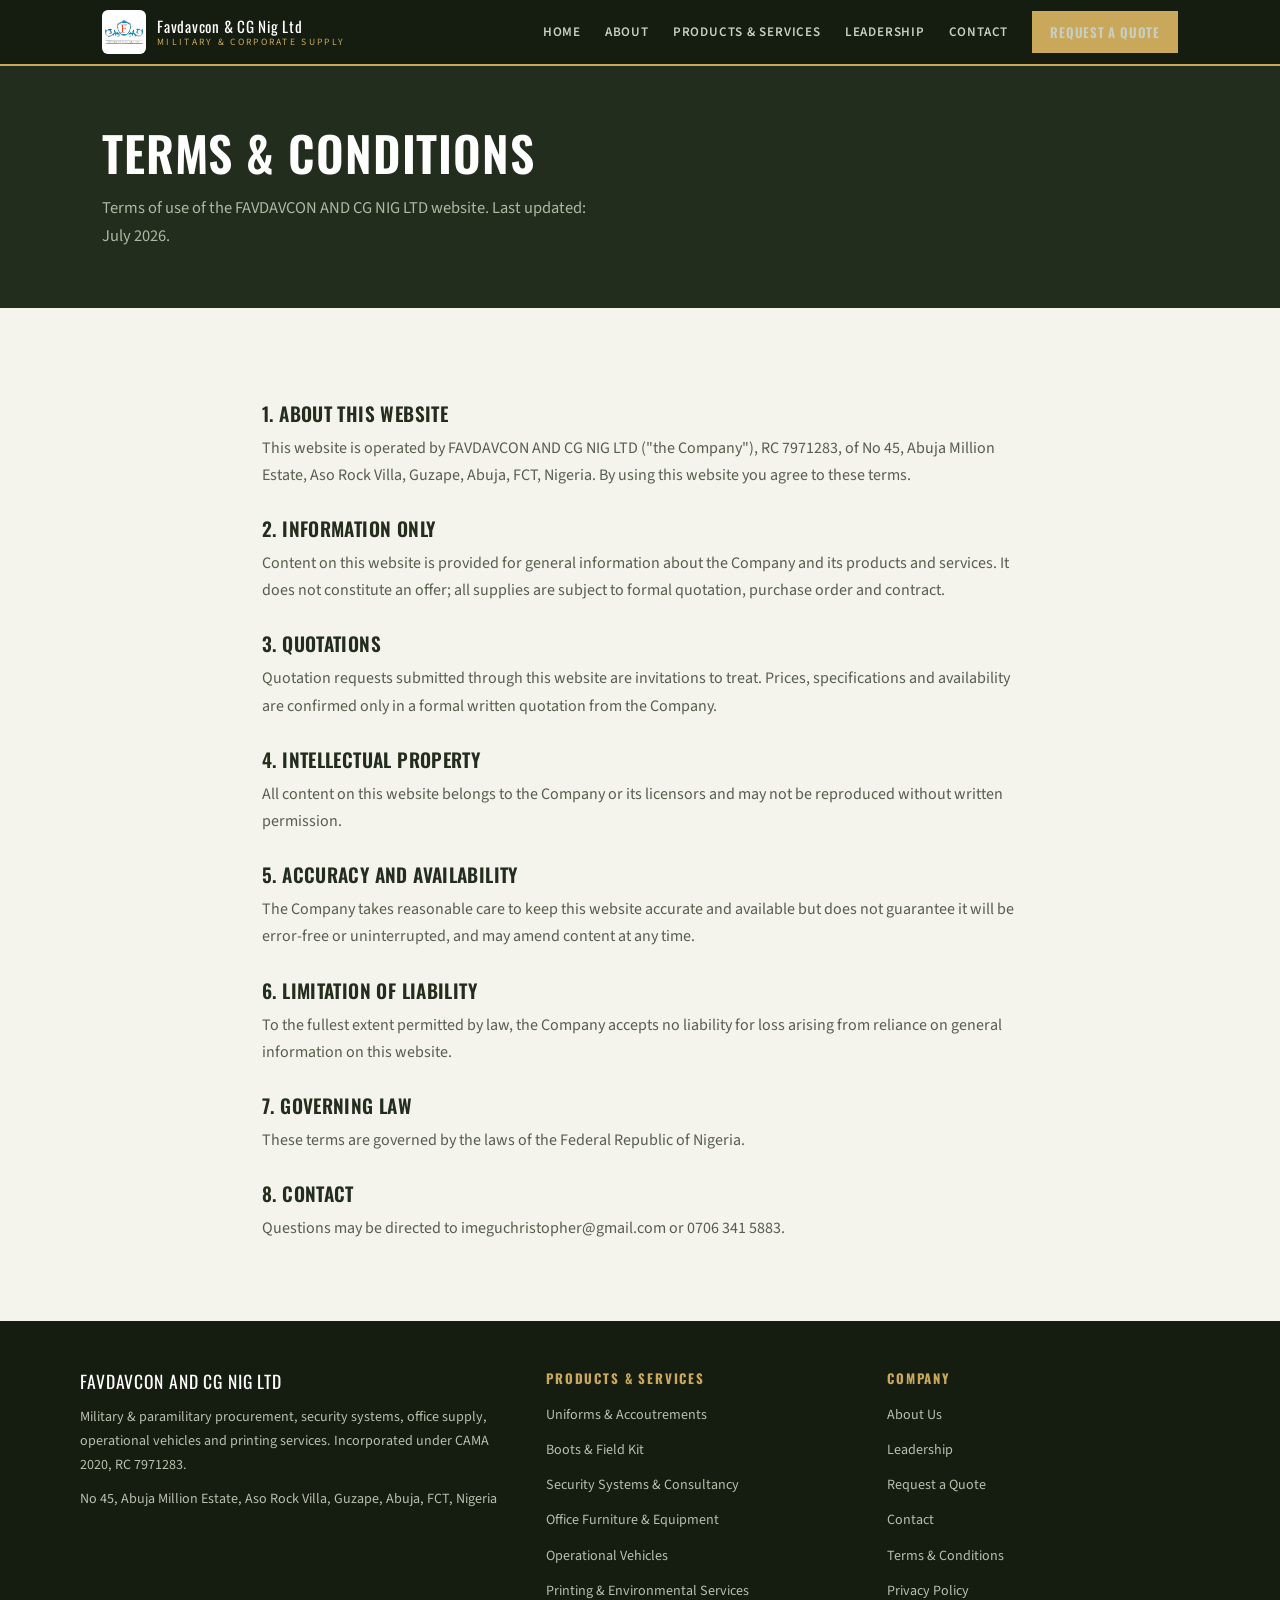
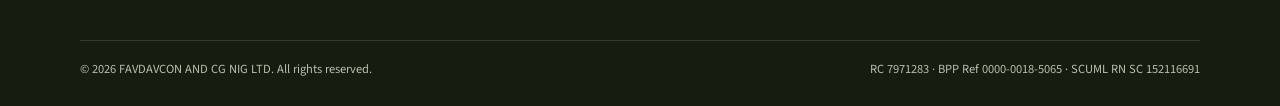
<file: terms.html>
<!DOCTYPE html><html lang="en"><head><meta charset="UTF-8">
<meta name="viewport" content="width=device-width, initial-scale=1.0">
<title>Terms & Conditions | FAVDAVCON AND CG NIG LTD</title><meta name="description" content="Terms of use of the FAVDAVCON AND CG NIG LTD website.">
<link rel="preconnect" href="https://fonts.googleapis.com"><link rel="preconnect" href="https://fonts.gstatic.com" crossorigin>
<link href="https://fonts.googleapis.com/css2?family=Oswald:wght@500;600&family=Source+Sans+3:wght@400;600;700&display=swap" rel="stylesheet">
<link rel="stylesheet" href="styles.css">
<link rel="icon" href="img/logo.webp">
</head><body>
<header class="top"><div class="top-in">
<a class="brand" href="index.html"><span class="lg"><img src="img/logo.webp" alt="FAVDAVCON AND CG NIG LTD logo"></span>
<span class="brand-name">Favdavcon &amp; CG Nig Ltd<small>Military &amp; Corporate Supply</small></span></a>
<nav><ul class="nav-links"><li><a href="index.html" class="">Home</a></li><li><a href="about.html" class="">About</a></li><li><a href="products.html" class="">Products & Services</a></li><li><a href="leadership.html" class="">Leadership</a></li><li><a href="contact.html" class="">Contact</a></li><li><a class="btn" style="padding:10px 18px" href="quote.html">Request a Quote</a></li></ul>
<button class="burger" aria-label="Menu" onclick="document.getElementById('mnav').classList.toggle('open')">&#9776;</button></nav></div>
<div class="mnav" id="mnav"><a href="index.html">Home</a><a href="about.html">About</a><a href="products.html">Products & Services</a><a href="leadership.html">Leadership</a><a href="contact.html">Contact</a><a class="sub" href="uniforms.html">Uniforms & Accoutrements</a><a class="sub" href="boots-field-kit.html">Boots & Field Kit</a><a class="sub" href="security-systems.html">Security Systems & Consultancy</a><a class="sub" href="office-supply.html">Office Furniture & Equipment</a><a class="sub" href="vehicles.html">Operational Vehicles</a><a class="sub" href="printing-services.html">Printing & Environmental Services</a><a href="quote.html" style="color:var(--gold)">Request a Quote</a></div></header>

<section class="pagehero"><div class="wrap"><h1>Terms &amp; Conditions</h1><p>Terms of use of the FAVDAVCON AND CG NIG LTD website. Last updated: July 2026.</p></div></section>
<section class="sec legal"><div class="wrap" style="max-width:800px">
<h2>1. About this website</h2><p>This website is operated by FAVDAVCON AND CG NIG LTD ("the Company"), RC 7971283, of No 45, Abuja Million Estate, Aso Rock Villa, Guzape, Abuja, FCT, Nigeria. By using this website you agree to these terms.</p>
<h2>2. Information only</h2><p>Content on this website is provided for general information about the Company and its products and services. It does not constitute an offer; all supplies are subject to formal quotation, purchase order and contract.</p>
<h2>3. Quotations</h2><p>Quotation requests submitted through this website are invitations to treat. Prices, specifications and availability are confirmed only in a formal written quotation from the Company.</p>
<h2>4. Intellectual property</h2><p>All content on this website belongs to the Company or its licensors and may not be reproduced without written permission.</p>
<h2>5. Accuracy and availability</h2><p>The Company takes reasonable care to keep this website accurate and available but does not guarantee it will be error-free or uninterrupted, and may amend content at any time.</p>
<h2>6. Limitation of liability</h2><p>To the fullest extent permitted by law, the Company accepts no liability for loss arising from reliance on general information on this website.</p>
<h2>7. Governing law</h2><p>These terms are governed by the laws of the Federal Republic of Nigeria.</p>
<h2>8. Contact</h2><p>Questions may be directed to imeguchristopher@gmail.com or 0706 341 5883.</p>
</div></section>
<footer><div class="f-grid">
<div><div class="f-brand">FAVDAVCON AND CG NIG LTD</div>
<p>Military &amp; paramilitary procurement, security systems, office supply, operational vehicles and printing services. Incorporated under CAMA 2020, RC 7971283.</p>
<p style="margin-top:10px">No 45, Abuja Million Estate, Aso Rock Villa, Guzape, Abuja, FCT, Nigeria</p></div>
<div><h4>Products &amp; Services</h4><ul><li><a href="uniforms.html">Uniforms & Accoutrements</a></li><li><a href="boots-field-kit.html">Boots & Field Kit</a></li><li><a href="security-systems.html">Security Systems & Consultancy</a></li><li><a href="office-supply.html">Office Furniture & Equipment</a></li><li><a href="vehicles.html">Operational Vehicles</a></li><li><a href="printing-services.html">Printing & Environmental Services</a></li></ul></div>
<div><h4>Company</h4><ul><li><a href="about.html">About Us</a></li><li><a href="leadership.html">Leadership</a></li><li><a href="quote.html">Request a Quote</a></li><li><a href="contact.html">Contact</a></li><li><a href="terms.html">Terms &amp; Conditions</a></li><li><a href="privacy.html">Privacy Policy</a></li></ul></div></div>
<div class="f-bottom"><span>© 2026 FAVDAVCON AND CG NIG LTD. All rights reserved.</span><span>RC 7971283 · BPP Ref 0000-0018-5065 · SCUML RN SC 152116691</span></div></footer>
</body></html>
</file>
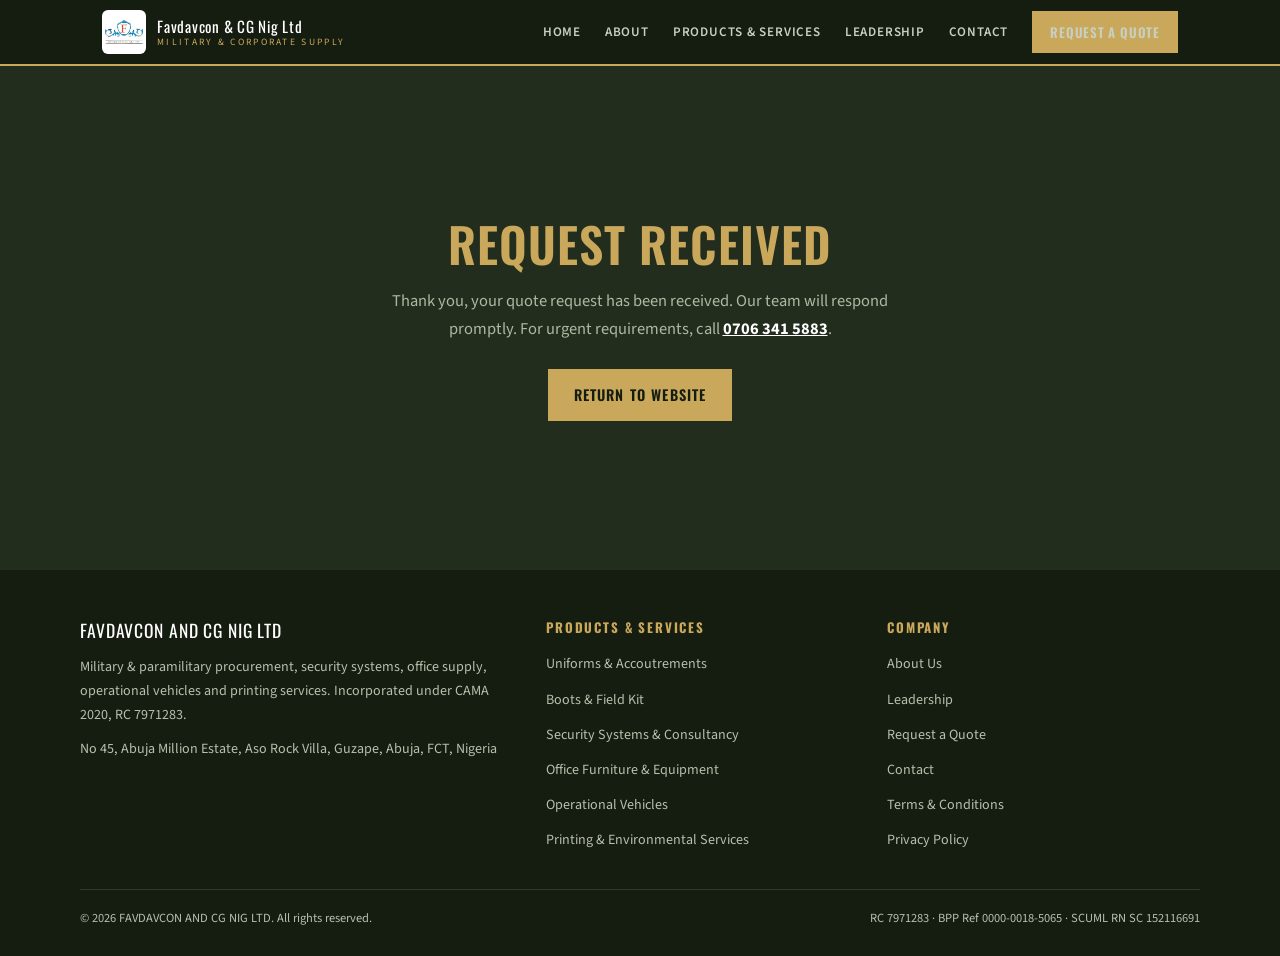
<file: thanks.html>
<!DOCTYPE html><html lang="en"><head><meta charset="UTF-8">
<meta name="viewport" content="width=device-width, initial-scale=1.0">
<title>Request Received | FAVDAVCON AND CG NIG LTD</title><meta name="description" content="Your quote request has been received.">
<link rel="preconnect" href="https://fonts.googleapis.com"><link rel="preconnect" href="https://fonts.gstatic.com" crossorigin>
<link href="https://fonts.googleapis.com/css2?family=Oswald:wght@500;600&family=Source+Sans+3:wght@400;600;700&display=swap" rel="stylesheet">
<link rel="stylesheet" href="styles.css">
<link rel="icon" href="img/logo.webp">
</head><body>
<header class="top"><div class="top-in">
<a class="brand" href="index.html"><span class="lg"><img src="img/logo.webp" alt="FAVDAVCON AND CG NIG LTD logo"></span>
<span class="brand-name">Favdavcon &amp; CG Nig Ltd<small>Military &amp; Corporate Supply</small></span></a>
<nav><ul class="nav-links"><li><a href="index.html" class="">Home</a></li><li><a href="about.html" class="">About</a></li><li><a href="products.html" class="">Products & Services</a></li><li><a href="leadership.html" class="">Leadership</a></li><li><a href="contact.html" class="">Contact</a></li><li><a class="btn" style="padding:10px 18px" href="quote.html">Request a Quote</a></li></ul>
<button class="burger" aria-label="Menu" onclick="document.getElementById('mnav').classList.toggle('open')">&#9776;</button></nav></div>
<div class="mnav" id="mnav"><a href="index.html">Home</a><a href="about.html">About</a><a href="products.html">Products & Services</a><a href="leadership.html">Leadership</a><a href="contact.html">Contact</a><a class="sub" href="uniforms.html">Uniforms & Accoutrements</a><a class="sub" href="boots-field-kit.html">Boots & Field Kit</a><a class="sub" href="security-systems.html">Security Systems & Consultancy</a><a class="sub" href="office-supply.html">Office Furniture & Equipment</a><a class="sub" href="vehicles.html">Operational Vehicles</a><a class="sub" href="printing-services.html">Printing & Environmental Services</a><a href="quote.html" style="color:var(--gold)">Request a Quote</a></div></header>

<section class="pagehero" style="min-height:56vh;display:flex;align-items:center"><div class="wrap" style="text-align:center;width:100%">
<h1 style="color:var(--gold)">Request Received</h1>
<p style="margin:14px auto 26px">Thank you, your quote request has been received. Our team will respond promptly. For urgent requirements, call <a href="tel:+2347063415883" style="color:var(--white);font-weight:700">0706 341 5883</a>.</p>
<a class="btn" href="index.html">Return to Website</a></div></section>
<footer><div class="f-grid">
<div><div class="f-brand">FAVDAVCON AND CG NIG LTD</div>
<p>Military &amp; paramilitary procurement, security systems, office supply, operational vehicles and printing services. Incorporated under CAMA 2020, RC 7971283.</p>
<p style="margin-top:10px">No 45, Abuja Million Estate, Aso Rock Villa, Guzape, Abuja, FCT, Nigeria</p></div>
<div><h4>Products &amp; Services</h4><ul><li><a href="uniforms.html">Uniforms & Accoutrements</a></li><li><a href="boots-field-kit.html">Boots & Field Kit</a></li><li><a href="security-systems.html">Security Systems & Consultancy</a></li><li><a href="office-supply.html">Office Furniture & Equipment</a></li><li><a href="vehicles.html">Operational Vehicles</a></li><li><a href="printing-services.html">Printing & Environmental Services</a></li></ul></div>
<div><h4>Company</h4><ul><li><a href="about.html">About Us</a></li><li><a href="leadership.html">Leadership</a></li><li><a href="quote.html">Request a Quote</a></li><li><a href="contact.html">Contact</a></li><li><a href="terms.html">Terms &amp; Conditions</a></li><li><a href="privacy.html">Privacy Policy</a></li></ul></div></div>
<div class="f-bottom"><span>© 2026 FAVDAVCON AND CG NIG LTD. All rights reserved.</span><span>RC 7971283 · BPP Ref 0000-0018-5065 · SCUML RN SC 152116691</span></div></footer>
</body></html>
</file>
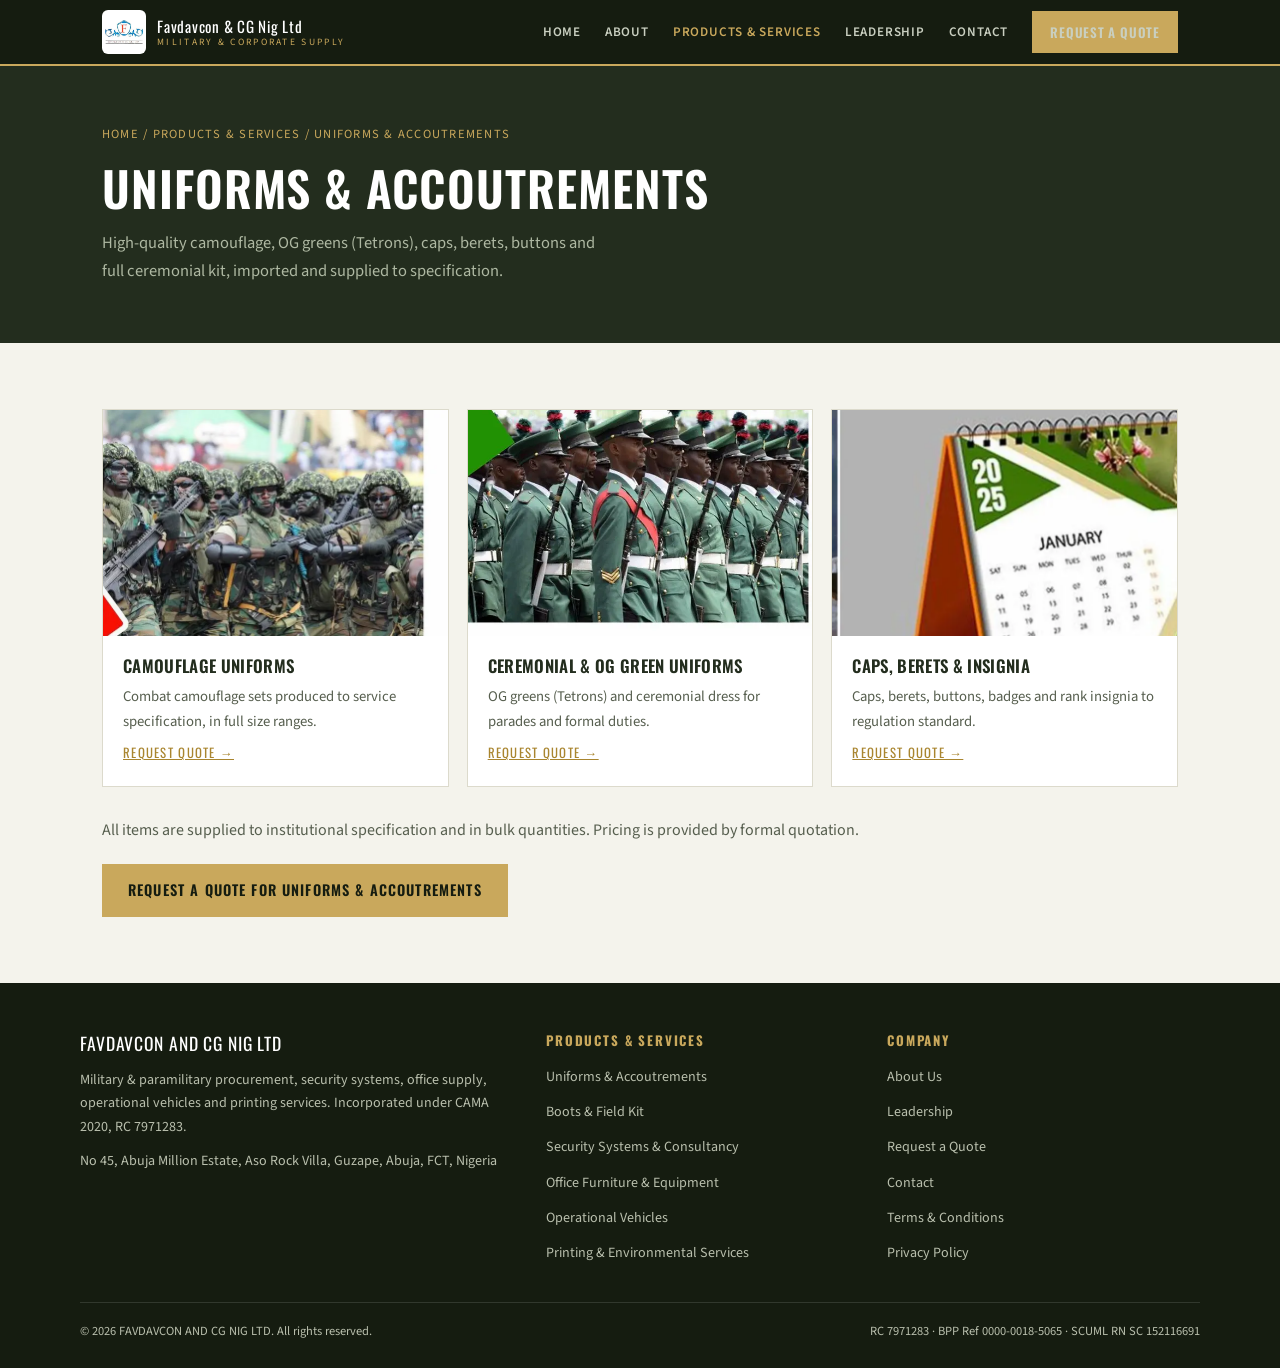
<file: uniforms.html>
<!DOCTYPE html><html lang="en"><head><meta charset="UTF-8">
<meta name="viewport" content="width=device-width, initial-scale=1.0">
<title>Uniforms & Accoutrements | FAVDAVCON AND CG NIG LTD</title><meta name="description" content="High-quality camouflage, OG greens (Tetrons), caps, berets, buttons and full ceremonial kit, imported and supplied to specification.">
<link rel="preconnect" href="https://fonts.googleapis.com"><link rel="preconnect" href="https://fonts.gstatic.com" crossorigin>
<link href="https://fonts.googleapis.com/css2?family=Oswald:wght@500;600&family=Source+Sans+3:wght@400;600;700&display=swap" rel="stylesheet">
<link rel="stylesheet" href="styles.css">
<link rel="icon" href="img/logo.webp">
</head><body>
<header class="top"><div class="top-in">
<a class="brand" href="index.html"><span class="lg"><img src="img/logo.webp" alt="FAVDAVCON AND CG NIG LTD logo"></span>
<span class="brand-name">Favdavcon &amp; CG Nig Ltd<small>Military &amp; Corporate Supply</small></span></a>
<nav><ul class="nav-links"><li><a href="index.html" class="">Home</a></li><li><a href="about.html" class="">About</a></li><li><a href="products.html" class="on">Products & Services</a></li><li><a href="leadership.html" class="">Leadership</a></li><li><a href="contact.html" class="">Contact</a></li><li><a class="btn" style="padding:10px 18px" href="quote.html">Request a Quote</a></li></ul>
<button class="burger" aria-label="Menu" onclick="document.getElementById('mnav').classList.toggle('open')">&#9776;</button></nav></div>
<div class="mnav" id="mnav"><a href="index.html">Home</a><a href="about.html">About</a><a href="products.html">Products & Services</a><a href="leadership.html">Leadership</a><a href="contact.html">Contact</a><a class="sub" href="uniforms.html">Uniforms & Accoutrements</a><a class="sub" href="boots-field-kit.html">Boots & Field Kit</a><a class="sub" href="security-systems.html">Security Systems & Consultancy</a><a class="sub" href="office-supply.html">Office Furniture & Equipment</a><a class="sub" href="vehicles.html">Operational Vehicles</a><a class="sub" href="printing-services.html">Printing & Environmental Services</a><a href="quote.html" style="color:var(--gold)">Request a Quote</a></div></header>

<section class="pagehero"><div class="wrap"><div class="crumb"><a href="index.html">Home</a> / <a href="products.html">Products &amp; Services</a> / Uniforms & Accoutrements</div>
<h1>Uniforms & Accoutrements</h1><p>High-quality camouflage, OG greens (Tetrons), caps, berets, buttons and full ceremonial kit, imported and supplied to specification.</p></div></section>
<section class="sec"><div class="wrap"><div class="grid g3"><div class="card"><div class="im"><img src="img/camo.webp" alt="Camouflage Uniforms" loading="lazy"></div>
<div class="bd"><h3>Camouflage Uniforms</h3><p>Combat camouflage sets produced to service specification, in full size ranges.</p><a class="go" href="quote.html?c=uniforms">Request Quote →</a></div></div><div class="card"><div class="im"><img src="img/greens.webp" alt="Ceremonial & OG Green Uniforms" loading="lazy"></div>
<div class="bd"><h3>Ceremonial & OG Green Uniforms</h3><p>OG greens (Tetrons) and ceremonial dress for parades and formal duties.</p><a class="go" href="quote.html?c=uniforms">Request Quote →</a></div></div><div class="card"><div class="im"><img src="img/calendar.webp" alt="Caps, Berets & Insignia" loading="lazy"></div>
<div class="bd"><h3>Caps, Berets & Insignia</h3><p>Caps, berets, buttons, badges and rank insignia to regulation standard.</p><a class="go" href="quote.html?c=uniforms">Request Quote →</a></div></div></div>
<p style="margin-top:30px;color:var(--ink-soft)">All items are supplied to institutional specification and in bulk quantities. Pricing is provided by formal quotation.</p>
<div style="margin-top:20px"><a class="btn" href="quote.html?c=uniforms">Request a Quote for Uniforms & Accoutrements</a></div>
</div></section>
<footer><div class="f-grid">
<div><div class="f-brand">FAVDAVCON AND CG NIG LTD</div>
<p>Military &amp; paramilitary procurement, security systems, office supply, operational vehicles and printing services. Incorporated under CAMA 2020, RC 7971283.</p>
<p style="margin-top:10px">No 45, Abuja Million Estate, Aso Rock Villa, Guzape, Abuja, FCT, Nigeria</p></div>
<div><h4>Products &amp; Services</h4><ul><li><a href="uniforms.html">Uniforms & Accoutrements</a></li><li><a href="boots-field-kit.html">Boots & Field Kit</a></li><li><a href="security-systems.html">Security Systems & Consultancy</a></li><li><a href="office-supply.html">Office Furniture & Equipment</a></li><li><a href="vehicles.html">Operational Vehicles</a></li><li><a href="printing-services.html">Printing & Environmental Services</a></li></ul></div>
<div><h4>Company</h4><ul><li><a href="about.html">About Us</a></li><li><a href="leadership.html">Leadership</a></li><li><a href="quote.html">Request a Quote</a></li><li><a href="contact.html">Contact</a></li><li><a href="terms.html">Terms &amp; Conditions</a></li><li><a href="privacy.html">Privacy Policy</a></li></ul></div></div>
<div class="f-bottom"><span>© 2026 FAVDAVCON AND CG NIG LTD. All rights reserved.</span><span>RC 7971283 · BPP Ref 0000-0018-5065 · SCUML RN SC 152116691</span></div></footer>
</body></html>
</file>
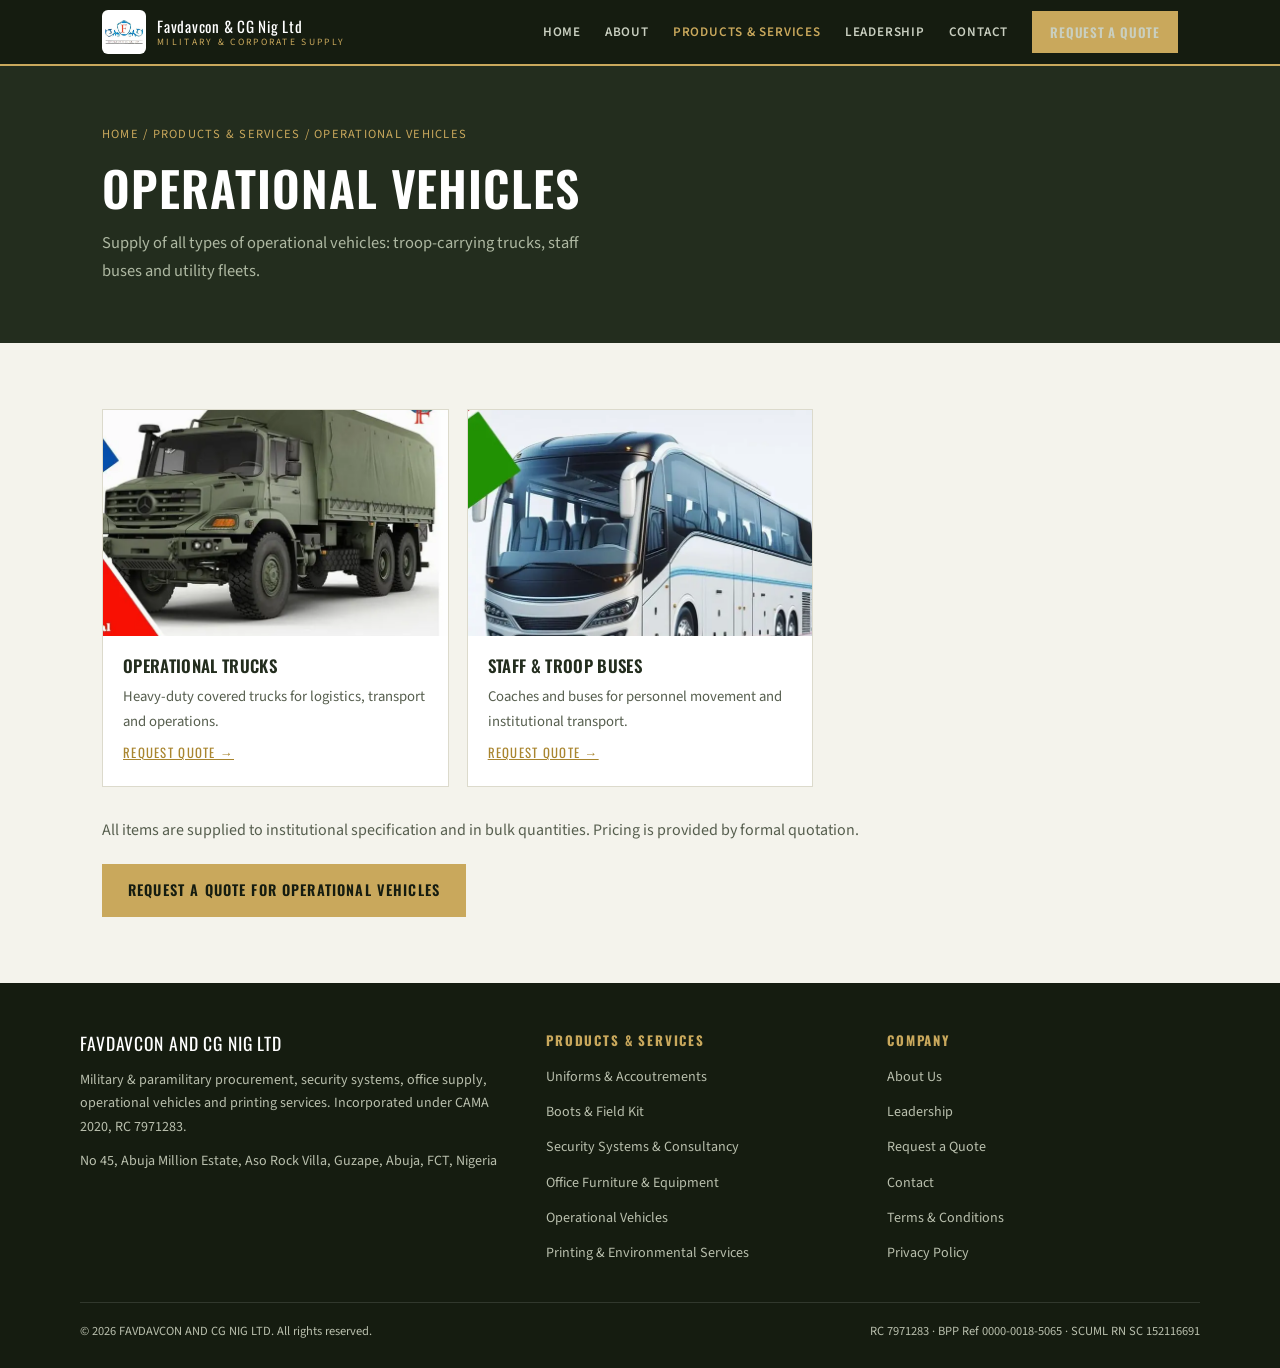
<file: vehicles.html>
<!DOCTYPE html><html lang="en"><head><meta charset="UTF-8">
<meta name="viewport" content="width=device-width, initial-scale=1.0">
<title>Operational Vehicles | FAVDAVCON AND CG NIG LTD</title><meta name="description" content="Supply of all types of operational vehicles: troop-carrying trucks, staff buses and utility fleets.">
<link rel="preconnect" href="https://fonts.googleapis.com"><link rel="preconnect" href="https://fonts.gstatic.com" crossorigin>
<link href="https://fonts.googleapis.com/css2?family=Oswald:wght@500;600&family=Source+Sans+3:wght@400;600;700&display=swap" rel="stylesheet">
<link rel="stylesheet" href="styles.css">
<link rel="icon" href="img/logo.webp">
</head><body>
<header class="top"><div class="top-in">
<a class="brand" href="index.html"><span class="lg"><img src="img/logo.webp" alt="FAVDAVCON AND CG NIG LTD logo"></span>
<span class="brand-name">Favdavcon &amp; CG Nig Ltd<small>Military &amp; Corporate Supply</small></span></a>
<nav><ul class="nav-links"><li><a href="index.html" class="">Home</a></li><li><a href="about.html" class="">About</a></li><li><a href="products.html" class="on">Products & Services</a></li><li><a href="leadership.html" class="">Leadership</a></li><li><a href="contact.html" class="">Contact</a></li><li><a class="btn" style="padding:10px 18px" href="quote.html">Request a Quote</a></li></ul>
<button class="burger" aria-label="Menu" onclick="document.getElementById('mnav').classList.toggle('open')">&#9776;</button></nav></div>
<div class="mnav" id="mnav"><a href="index.html">Home</a><a href="about.html">About</a><a href="products.html">Products & Services</a><a href="leadership.html">Leadership</a><a href="contact.html">Contact</a><a class="sub" href="uniforms.html">Uniforms & Accoutrements</a><a class="sub" href="boots-field-kit.html">Boots & Field Kit</a><a class="sub" href="security-systems.html">Security Systems & Consultancy</a><a class="sub" href="office-supply.html">Office Furniture & Equipment</a><a class="sub" href="vehicles.html">Operational Vehicles</a><a class="sub" href="printing-services.html">Printing & Environmental Services</a><a href="quote.html" style="color:var(--gold)">Request a Quote</a></div></header>

<section class="pagehero"><div class="wrap"><div class="crumb"><a href="index.html">Home</a> / <a href="products.html">Products &amp; Services</a> / Operational Vehicles</div>
<h1>Operational Vehicles</h1><p>Supply of all types of operational vehicles: troop-carrying trucks, staff buses and utility fleets.</p></div></section>
<section class="sec"><div class="wrap"><div class="grid g3"><div class="card"><div class="im"><img src="img/truck.webp" alt="Operational Trucks" loading="lazy"></div>
<div class="bd"><h3>Operational Trucks</h3><p>Heavy-duty covered trucks for logistics, transport and operations.</p><a class="go" href="quote.html?c=vehicles">Request Quote →</a></div></div><div class="card"><div class="im"><img src="img/bus.webp" alt="Staff & Troop Buses" loading="lazy"></div>
<div class="bd"><h3>Staff & Troop Buses</h3><p>Coaches and buses for personnel movement and institutional transport.</p><a class="go" href="quote.html?c=vehicles">Request Quote →</a></div></div></div>
<p style="margin-top:30px;color:var(--ink-soft)">All items are supplied to institutional specification and in bulk quantities. Pricing is provided by formal quotation.</p>
<div style="margin-top:20px"><a class="btn" href="quote.html?c=vehicles">Request a Quote for Operational Vehicles</a></div>
</div></section>
<footer><div class="f-grid">
<div><div class="f-brand">FAVDAVCON AND CG NIG LTD</div>
<p>Military &amp; paramilitary procurement, security systems, office supply, operational vehicles and printing services. Incorporated under CAMA 2020, RC 7971283.</p>
<p style="margin-top:10px">No 45, Abuja Million Estate, Aso Rock Villa, Guzape, Abuja, FCT, Nigeria</p></div>
<div><h4>Products &amp; Services</h4><ul><li><a href="uniforms.html">Uniforms & Accoutrements</a></li><li><a href="boots-field-kit.html">Boots & Field Kit</a></li><li><a href="security-systems.html">Security Systems & Consultancy</a></li><li><a href="office-supply.html">Office Furniture & Equipment</a></li><li><a href="vehicles.html">Operational Vehicles</a></li><li><a href="printing-services.html">Printing & Environmental Services</a></li></ul></div>
<div><h4>Company</h4><ul><li><a href="about.html">About Us</a></li><li><a href="leadership.html">Leadership</a></li><li><a href="quote.html">Request a Quote</a></li><li><a href="contact.html">Contact</a></li><li><a href="terms.html">Terms &amp; Conditions</a></li><li><a href="privacy.html">Privacy Policy</a></li></ul></div></div>
<div class="f-bottom"><span>© 2026 FAVDAVCON AND CG NIG LTD. All rights reserved.</span><span>RC 7971283 · BPP Ref 0000-0018-5065 · SCUML RN SC 152116691</span></div></footer>
</body></html>
</file>
<file: styles.css>
:root{--olive:#232D1E;--olive-2:#2E3A27;--dark:#151C10;--gold:#C9A85C;--gold-d:#A9852F;--paper:#F4F3EC;--white:#FFFFFF;--ink:#1E2419;--ink-soft:#565E4E;--muted:#AEB8A2;
--disp:'Oswald',sans-serif;--body:'Source Sans 3',sans-serif}
*,*::before,*::after{box-sizing:border-box;margin:0;padding:0}
html{scroll-behavior:smooth}
body{background:var(--paper);color:var(--ink);font-family:var(--body);line-height:1.7;-webkit-font-smoothing:antialiased}
img{display:block;max-width:100%}a{color:inherit}
h1,h2,h3{font-family:var(--disp);font-weight:600;line-height:1.2;letter-spacing:.02em;text-transform:uppercase}
.wrap{max-width:1120px;margin:0 auto;padding:0 22px}
.eyebrow{color:var(--gold-d);font-weight:700;font-size:.76rem;letter-spacing:.2em;text-transform:uppercase;display:block;margin-bottom:12px}
.btn{display:inline-flex;align-items:center;gap:8px;background:var(--gold);color:var(--dark);font-family:var(--disp);font-weight:600;font-size:.9rem;letter-spacing:.08em;text-transform:uppercase;padding:14px 26px;text-decoration:none;border:none;cursor:pointer;transition:background .15s,transform .15s}
.btn:hover{background:#DDBE74;transform:translateY(-2px)}
.btn-line{background:transparent;color:var(--white);border:1px solid rgba(255,255,255,.4)}
.btn-line:hover{background:rgba(255,255,255,.08)}
.top{position:sticky;top:0;z-index:80;background:var(--dark);border-bottom:2px solid var(--gold)}
.top-in{max-width:1120px;margin:0 auto;display:flex;align-items:center;justify-content:space-between;gap:12px;padding:10px 22px}
.brand{display:flex;align-items:center;gap:11px;text-decoration:none;color:var(--white)}
.brand .lg{background:var(--white);border-radius:6px;padding:3px;width:44px;height:44px;display:flex;align-items:center;justify-content:center;flex:none}
.brand .lg img{max-height:38px;width:auto}
.brand-name{font-family:var(--disp);font-size:.95rem;line-height:1.25;letter-spacing:.05em}
.brand-name small{display:block;font-family:var(--body);font-size:.6rem;letter-spacing:.24em;color:var(--gold);text-transform:uppercase}
.nav-links{display:none;gap:24px;list-style:none;align-items:center}
.nav-links>li{position:relative}
.nav-links a{text-decoration:none;font-weight:600;font-size:.82rem;letter-spacing:.06em;color:#C9CFC0;text-transform:uppercase;padding:8px 0}
.nav-links a:hover,.nav-links a.on{color:var(--gold)}
.burger{background:none;border:1px solid var(--gold);color:var(--gold);font-size:1.4rem;line-height:1;cursor:pointer;padding:6px 11px}
.mnav{display:none;background:var(--olive);border-top:1px solid rgba(255,255,255,.1)}
.mnav.open{display:block}
.mnav a{display:block;padding:14px 22px;text-decoration:none;color:#E7EADF;font-weight:600;font-size:.9rem;border-bottom:1px solid rgba(255,255,255,.07)}
.mnav a:hover{color:var(--gold)}
.mnav .sub{padding-left:40px;font-size:.83rem;color:var(--muted)}
@media(min-width:980px){.nav-links{display:flex}.burger,.mnav{display:none!important}}
.hero{position:relative;isolation:isolate;min-height:74vh;display:flex;align-items:center;padding:64px 0;color:var(--white)}
.hero::before{content:"";position:absolute;inset:0;z-index:-2;background:url('img/hero.webp') center 30%/cover no-repeat}
.hero::after{content:"";position:absolute;inset:0;z-index:-1;background:linear-gradient(100deg,rgba(13,17,9,.95) 30%,rgba(13,17,9,.75) 58%,rgba(21,28,16,.42))}
.hero h1{font-size:clamp(2rem,5.2vw,3.5rem);max-width:19ch}
.hero h1 em{font-style:normal;color:var(--gold)}
.hero p{color:#D6DBCB;font-size:1.06rem;max-width:56ch;margin:18px 0 28px}
.hero-cta{display:flex;gap:14px;flex-wrap:wrap}
.hero-reg{margin-top:30px;font-size:.76rem;letter-spacing:.14em;text-transform:uppercase;color:var(--muted)}
.band{background:var(--gold)}
.band-in{max-width:1120px;margin:0 auto;padding:24px 22px;display:grid;grid-template-columns:repeat(2,1fr);gap:14px;text-align:center;color:var(--dark)}
.band b{display:block;font-family:var(--disp);font-size:1.5rem}
.band span{font-size:.72rem;font-weight:700;letter-spacing:.12em;text-transform:uppercase}
@media(min-width:760px){.band-in{grid-template-columns:repeat(4,1fr)}}
.sec{padding:66px 0}
.sec.dark{background:var(--olive);color:var(--white)}
.sec.white{background:var(--white)}
.sec-head{margin-bottom:34px;max-width:70ch}
.sec-head h2{font-size:clamp(1.6rem,4vw,2.4rem)}
.sec-head p{color:var(--ink-soft);margin-top:10px}
.sec.dark .sec-head p{color:var(--muted)}
.grid{display:grid;gap:18px}
@media(min-width:700px){.grid.g2{grid-template-columns:1fr 1fr}.grid.g3{grid-template-columns:repeat(3,1fr)}}
.card{background:var(--white);border:1px solid #DCDACC;text-decoration:none;display:flex;flex-direction:column;transition:transform .18s,box-shadow .18s}
.card:hover{transform:translateY(-4px);box-shadow:0 16px 34px rgba(21,28,16,.16)}
.card .im{aspect-ratio:16/10.5;overflow:hidden;background:#E7E5DA}
.card .im img{width:100%;height:100%;object-fit:cover;transition:transform .3s}
.card:hover .im img{transform:scale(1.05)}
.card .bd{padding:20px 20px 22px;display:flex;flex-direction:column;gap:8px;flex:1}
.card h3{font-size:1.05rem;color:var(--olive)}
.card p{font-size:.92rem;color:var(--ink-soft);flex:1}
.card .go{font-family:var(--disp);font-size:.8rem;letter-spacing:.1em;text-transform:uppercase;color:var(--gold-d)}
.pagehero{background:var(--olive);color:var(--white);padding:58px 0}
.pagehero h1{font-size:clamp(1.9rem,5vw,3rem)}
.pagehero p{color:var(--muted);margin-top:12px;max-width:64ch;font-size:1.03rem}
.crumb{font-size:.78rem;letter-spacing:.1em;text-transform:uppercase;color:var(--gold);margin-bottom:14px}
.crumb a{color:var(--gold);text-decoration:none}.crumb a:hover{text-decoration:underline}
.regs{display:grid;gap:14px}
@media(min-width:760px){.regs{grid-template-columns:repeat(3,1fr)}}
.reg{background:rgba(255,255,255,.05);border:1px solid rgba(201,168,92,.35);padding:22px}
.reg b{font-family:var(--disp);display:block;font-size:.98rem;letter-spacing:.04em;text-transform:uppercase;color:var(--gold)}
.reg .no{font-size:.8rem;letter-spacing:.08em;color:var(--white);margin:4px 0 8px;font-weight:700}
.reg p{font-size:.85rem;color:var(--muted)}
.split{display:grid;gap:36px;align-items:center}
@media(min-width:860px){.split{grid-template-columns:1fr 1.2fr}}
.portrait{position:relative;max-width:360px}
.portrait img{width:100%;border:1px solid #D8D5C6}
.portrait::before{content:"";position:absolute;right:-13px;bottom:-13px;width:80%;height:55%;background:var(--olive);z-index:-1}
.portrait::after{content:"";position:absolute;top:-13px;left:-13px;width:72px;height:72px;border-top:4px solid var(--gold);border-left:4px solid var(--gold)}
.f-card{background:var(--white);border:1px solid #DCDACC;padding:32px 26px;max-width:760px;margin:0 auto}
.f-row{margin-bottom:16px}
.f-row label{display:block;font-family:var(--disp);font-weight:600;font-size:.76rem;letter-spacing:.12em;text-transform:uppercase;color:var(--olive);margin-bottom:7px}
.f-row input,.f-row select,.f-row textarea{width:100%;background:var(--paper);border:1px solid #C9C6B6;color:var(--ink);padding:13px;font-family:var(--body);font-size:1rem}
.f-row textarea{min-height:130px;resize:vertical}
.f-row input:focus,.f-row select:focus,.f-row textarea:focus{border-color:var(--gold-d);outline:none}
.f-note{font-size:.8rem;color:var(--ink-soft);margin-top:14px}
.ccards{display:grid;gap:14px}
@media(min-width:760px){.ccards{grid-template-columns:repeat(3,1fr)}}
.ccard{background:var(--white);border:1px solid #DCDACC;padding:24px;text-align:center}
.ccard h3{font-size:.95rem;color:var(--olive);margin:8px 0 8px}
.ccard p{font-size:.92rem;color:var(--ink-soft)}
.ccard a{font-weight:700;color:var(--gold-d)}
.legal h2{font-size:1.2rem;margin:28px 0 10px;color:var(--olive)}
.legal p,.legal li{color:var(--ink-soft);margin-bottom:12px}.legal ul{padding-left:22px}
footer{background:var(--dark);color:#B9BFAD;padding:46px 22px 26px}
.f-grid{max-width:1120px;margin:0 auto;display:grid;gap:28px}
@media(min-width:760px){.f-grid{grid-template-columns:1.4fr 1fr 1fr}}
footer .f-brand{font-family:var(--disp);font-size:1.1rem;color:var(--white);letter-spacing:.05em;text-transform:uppercase;margin-bottom:10px}
footer p,footer a{font-size:.88rem}
footer a{color:#B9BFAD;text-decoration:none}footer a:hover{color:var(--gold)}
footer h4{font-family:var(--disp);color:var(--gold);font-size:.82rem;letter-spacing:.14em;text-transform:uppercase;margin-bottom:12px}
footer li{list-style:none;margin-bottom:8px}
.f-bottom{max-width:1120px;margin:28px auto 0;padding-top:18px;border-top:1px solid rgba(255,255,255,.12);font-size:.78rem;display:flex;flex-wrap:wrap;gap:10px;justify-content:space-between}
</file>
